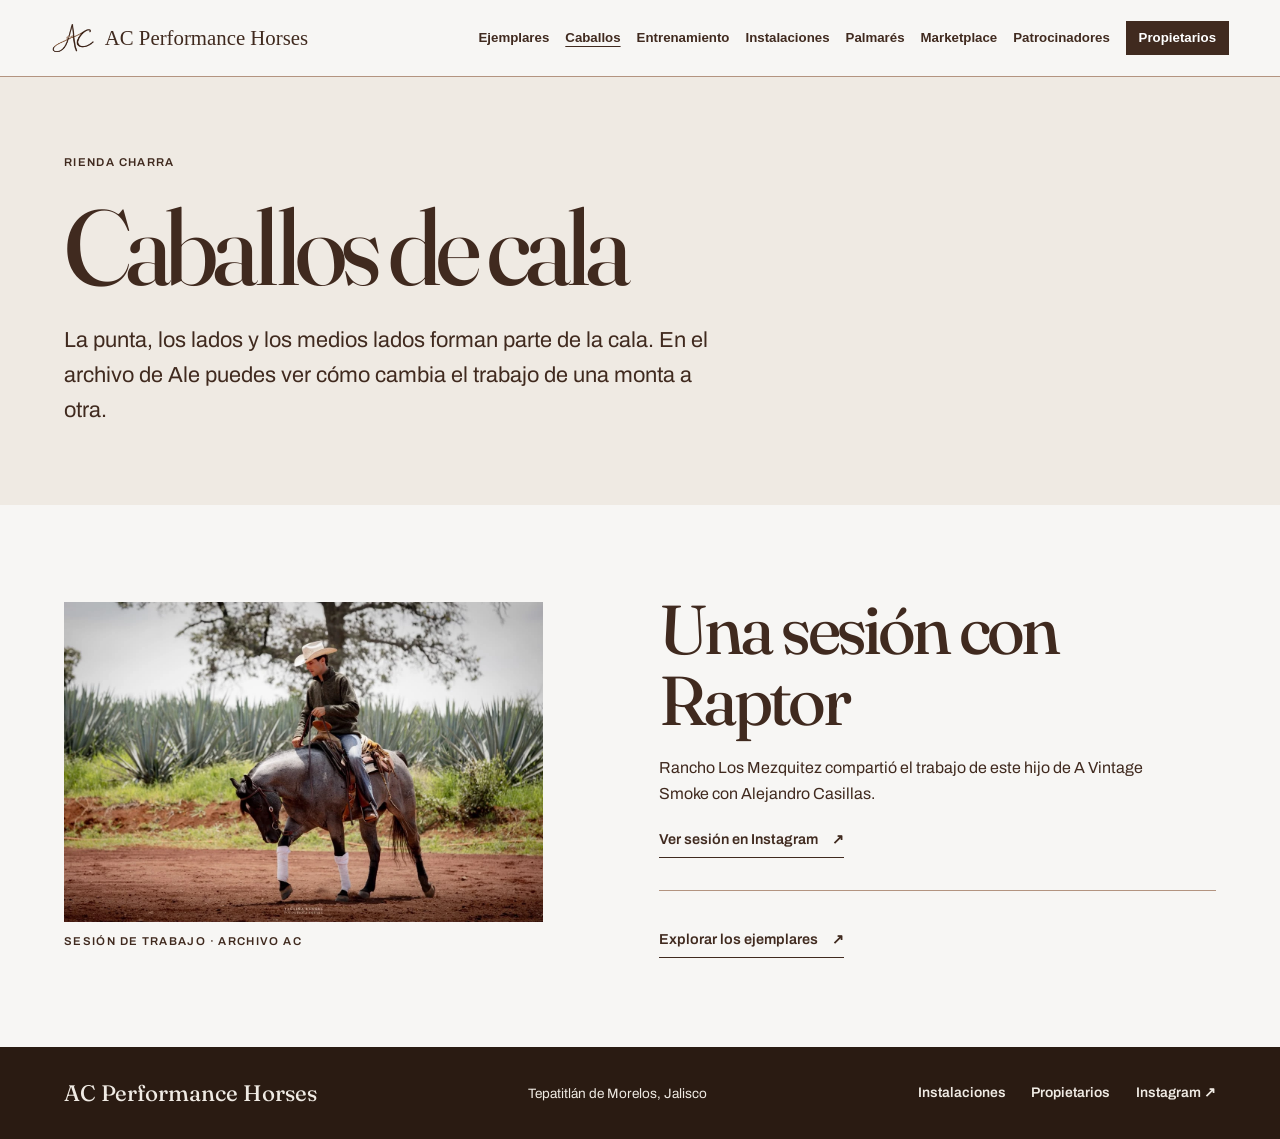
<file: caballos.html>
<!doctype html>
<html lang="es-MX">
  <head>
    <meta charset="utf-8" />
    <meta name="viewport" content="width=device-width, initial-scale=1" />
    <title>Caballos de rienda charra | AC Performance Horses</title>
    <meta
      name="description"
      content="Videos de trabajo y caballos presentados por Alejandro Casillas."
    />
    <meta
      property="og:title"
      content="Caballos de rienda charra | AC Performance Horses"
    />
    <meta
      property="og:description"
      content="Videos de trabajo y caballos presentados por Alejandro Casillas."
    />
    <meta
      property="og:image"
      content="https://acperformancehorses.com.mx/images/hero-since-2017.webp"
    />
    <link
      rel="canonical"
      href="https://acperformancehorses.com.mx/caballos.html"
    />
    <link rel="icon" href="images/favicon.png" />
    <link rel="stylesheet" href="archivo.css?v=1" />
  <link rel="stylesheet" href="modulos.css?v=1">
  </head>
  <body>
    <a class="skip" href="#contenido">Ir al contenido</a>
    <header class="ac-header">
      <a class="ac-brand" href="index.html"><img src="images/ac-monogram.png" width="44" height="44" alt="">AC Performance Horses</a>
      <nav aria-label="Principal">
        <a href="ejemplares.html">Ejemplares</a>
        <a href="caballos.html" aria-current="page">Caballos</a>
        <a href="programas.html">Entrenamiento</a>
        <a href="instalaciones.html">Instalaciones</a>
        <a href="palmares.html">Palmarés</a>
        <a href="marketplace.html">Marketplace</a>
        <a href="patrocinadores.html">Patrocinadores</a>
        <a href="propietarios.html" class="ac-owners">Propietarios</a>
      </nav>
    </header>
    <main id="contenido">
      <section class="intro wrap">
        <p class="kicker">Rienda charra</p>
        <h1>Caballos de cala</h1>
        <p class="lead">
          La punta, los lados y los medios lados forman parte de la cala. En el
          archivo de Ale puedes ver cómo cambia el trabajo de una monta a otra.
        </p>
      </section>
      <section class="portrait wrap">
        <figure>
          <img
            src="images/training-field-calm.webp"
            srcset="
              images/training-field-calm-sm.webp  600w,
              images/training-field-calm.webp    1280w
            "
            sizes="(max-width: 720px) 100vw, 55vw"
            width="1280"
            height="854"
            alt="Caballo bajo la silla en una sesión de trabajo"
            loading="lazy"
          />
          <figcaption>Sesión de trabajo · Archivo AC</figcaption>
        </figure>
        <div>
          <h2>Una sesión con Raptor</h2>
          <p>
            Rancho Los Mezquitez compartió el trabajo de este hijo de A Vintage
            Smoke con Alejandro Casillas.
          </p>
          <a
            class="line"
            href="https://www.instagram.com/rancho_los_mezquitez/reel/Db8q1SnRC4a/"
            >Ver sesión en Instagram <span aria-hidden="true">↗</span></a
          >
          <hr />
          <a class="line" href="ejemplares.html"
            >Explorar los ejemplares <span aria-hidden="true">↗</span></a
          >
        </div>
      </section>
    </main>
    <footer class="foot">
      <b>AC Performance Horses</b><span>Tepatitlán de Morelos, Jalisco</span>
      <nav aria-label="Más información">
        <a href="instalaciones.html">Instalaciones</a
        ><a href="propietarios.html">Propietarios</a
        ><a href="https://www.instagram.com/ale_casillass/">Instagram ↗</a>
      </nav>
    </footer>
  </body>
</html>
</file>
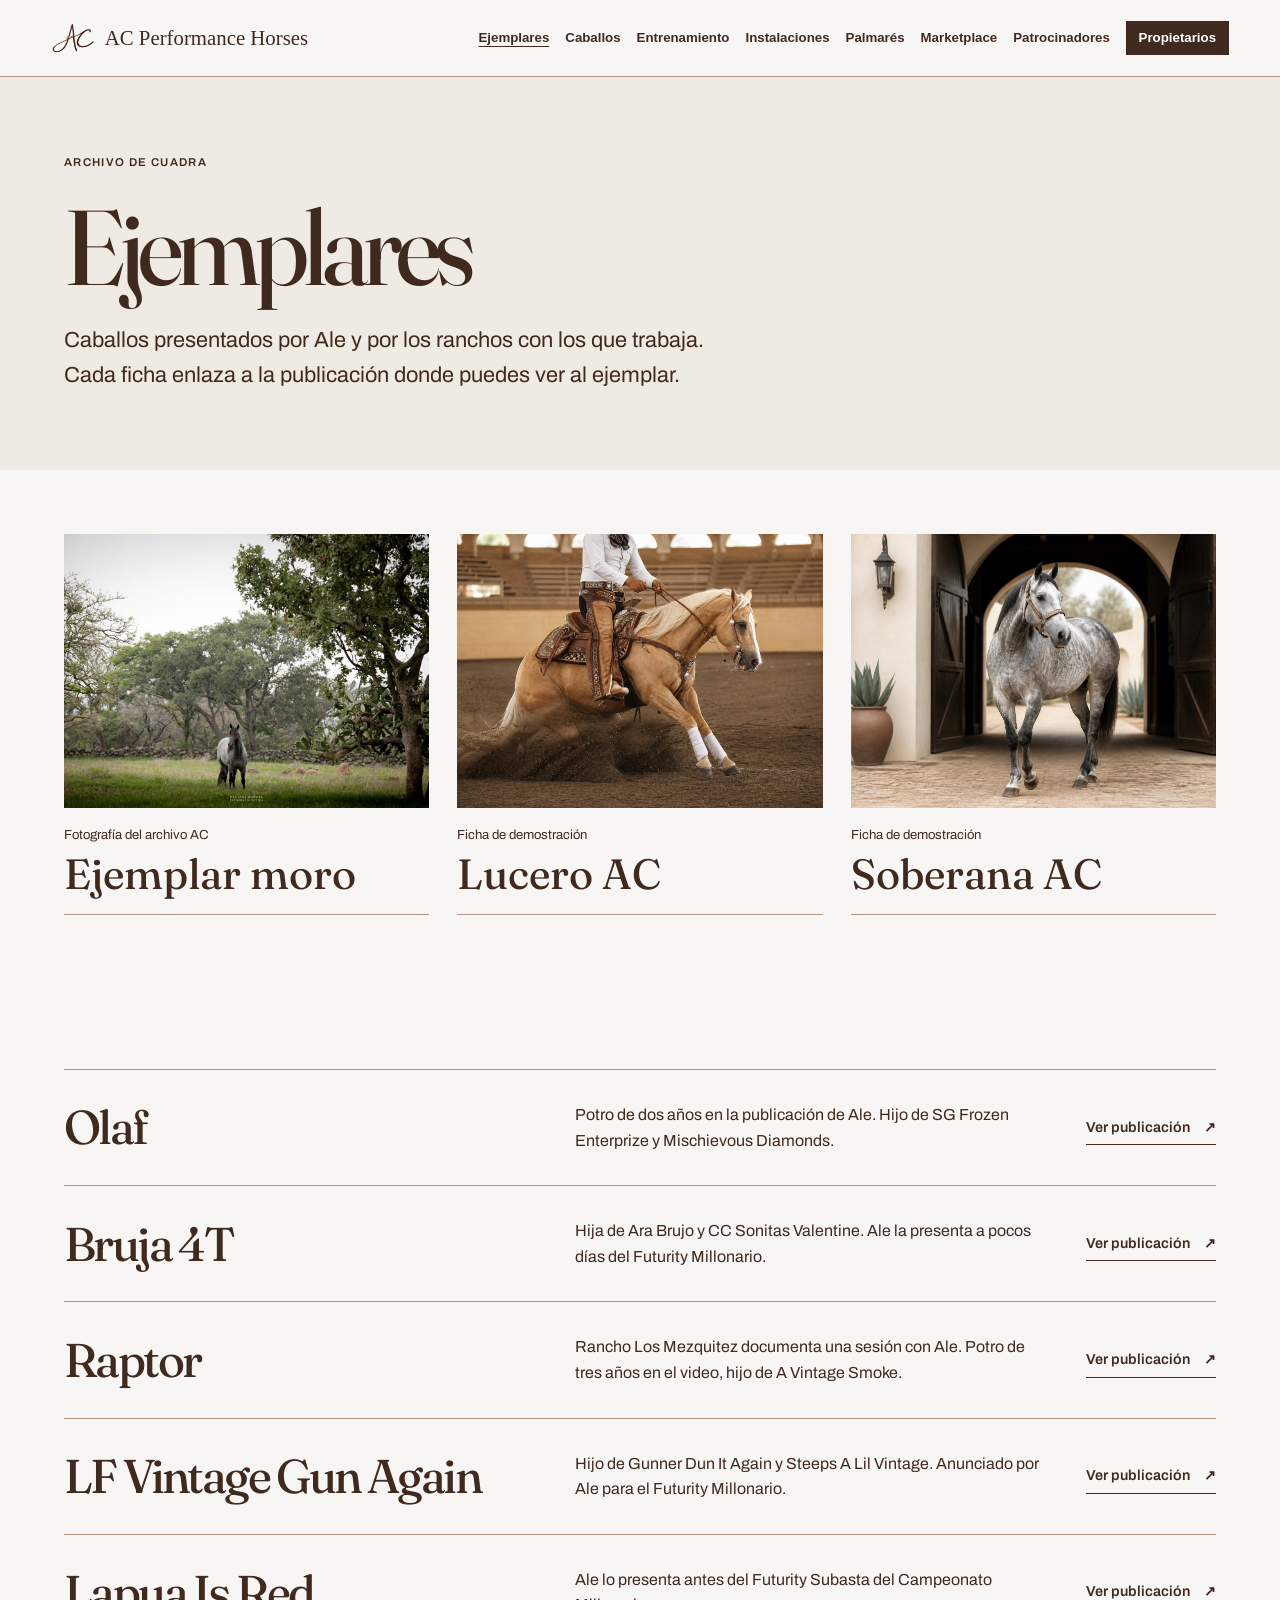
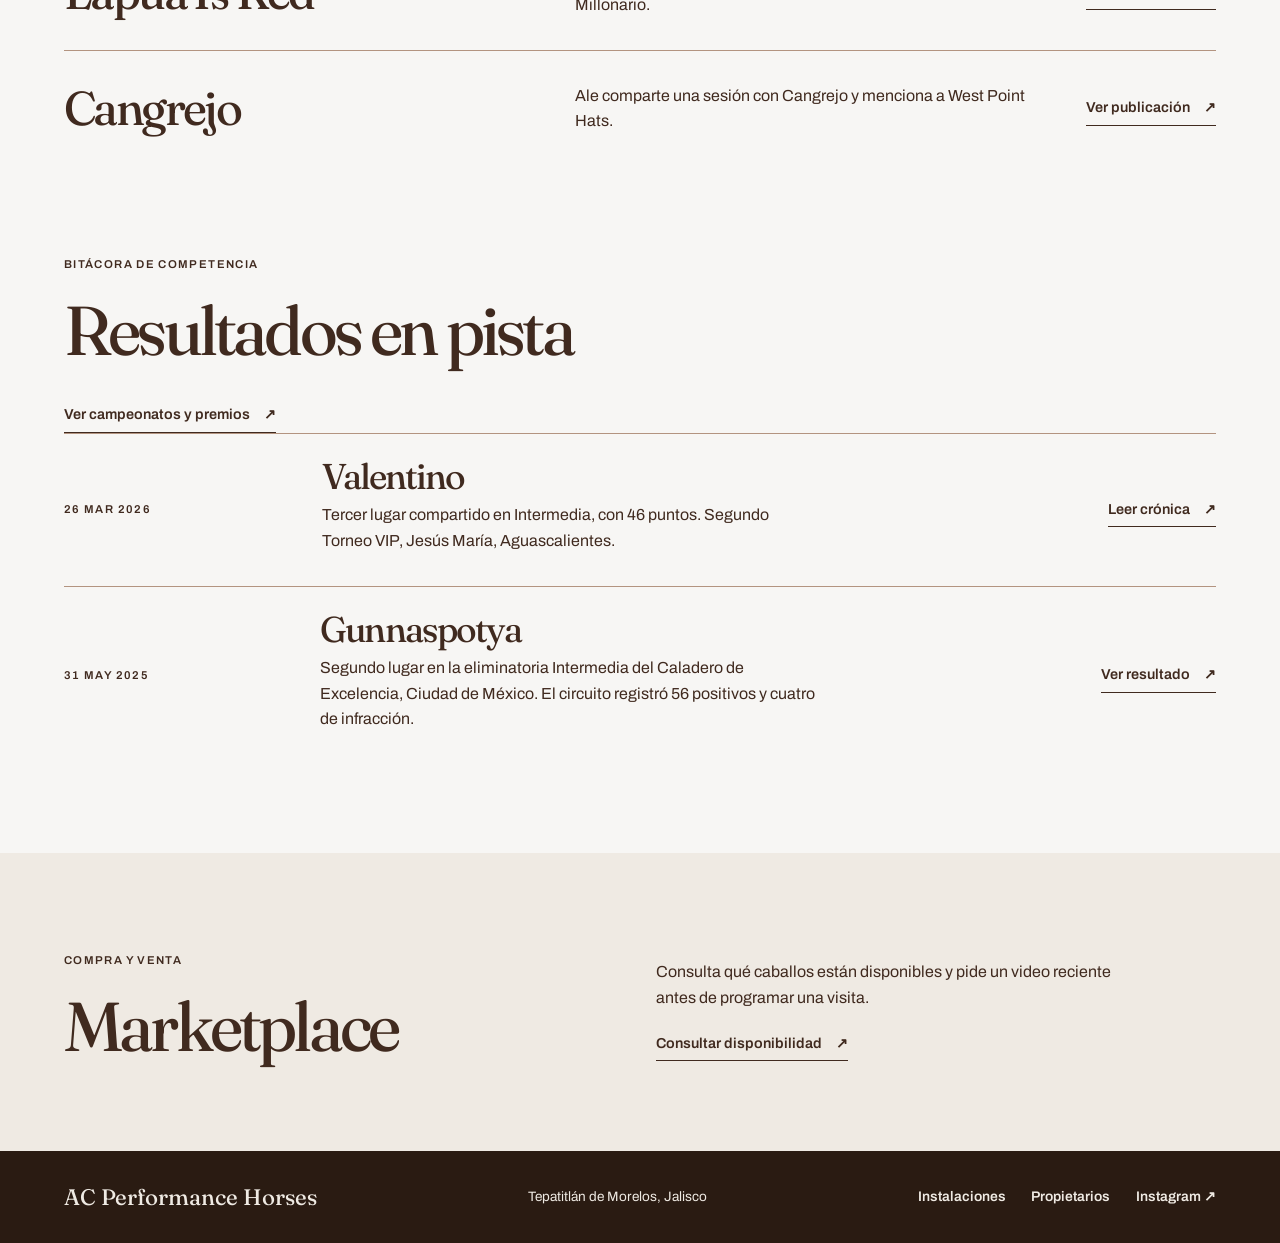
<file: ejemplares.html>
<!doctype html>
<html lang="es-MX">
  <head>
    <meta charset="utf-8" />
    <meta name="viewport" content="width=device-width, initial-scale=1" />
    <title>Archivo de ejemplares | AC Performance Horses</title>
    <meta
      name="description"
      content="Fichas de ejemplares presentados por Alejandro Casillas, con videos de origen, genealogía publicada y resultados de competencia."
    />
    <meta
      property="og:title"
      content="Archivo de ejemplares | AC Performance Horses"
    />
    <meta
      property="og:description"
      content="Fichas de ejemplares presentados por Alejandro Casillas, con videos de origen, genealogía publicada y resultados de competencia."
    />
    <meta
      property="og:image"
      content="https://acperformancehorses.com.mx/images/hero-since-2017.webp"
    />
    <link
      rel="canonical"
      href="https://acperformancehorses.com.mx/ejemplares.html"
    />
    <link rel="icon" href="images/favicon.png" />
    <link rel="stylesheet" href="archivo.css?v=1" />
  <link rel="stylesheet" href="modulos.css?v=1">
  </head>
  <body>
    <a class="skip" href="#contenido">Ir al contenido</a>
    <header class="ac-header">
      <a class="ac-brand" href="index.html"><img src="images/ac-monogram.png" width="44" height="44" alt="">AC Performance Horses</a>
      <nav aria-label="Principal">
        <a href="ejemplares.html" aria-current="page">Ejemplares</a>
        <a href="caballos.html">Caballos</a>
        <a href="programas.html">Entrenamiento</a>
        <a href="instalaciones.html">Instalaciones</a>
        <a href="palmares.html">Palmarés</a>
        <a href="marketplace.html">Marketplace</a>
        <a href="patrocinadores.html">Patrocinadores</a>
        <a href="propietarios.html" class="ac-owners">Propietarios</a>
      </nav>
    </header>
    <main id="contenido">
      <section class="intro wrap">
        <p class="kicker">Archivo de cuadra</p>
        <h1>Ejemplares</h1>
        <p class="lead">
          Caballos presentados por Ale y por los ranchos con los que trabaja.
          Cada ficha enlaza a la publicación donde puedes ver al ejemplar.
        </p>
      </section>
      <section class="wrap module-index horse-index" aria-label="Selección de ejemplares"><a class="module-tile" href="moro.html"><img src="images/ejemplar-moro-real.png" loading="lazy" alt=""><span><small>Fotografía del archivo AC</small><strong>Ejemplar moro</strong></span></a>
<a class="module-tile" href="lucero.html"><img src="images/ejemplar-palomino-demo.png" loading="lazy" alt=""><span><small>Ficha de demostración</small><strong>Lucero AC</strong></span></a>
<a class="module-tile" href="soberana.html"><img src="images/ejemplar-tordillo-demo.png" loading="lazy" alt=""><span><small>Ficha de demostración</small><strong>Soberana AC</strong></span></a></section>
      <section class="wrap catalog" aria-label="Archivo de videos">
        <article class="stud">
          <h2>Olaf</h2>
          <p>
            Potro de dos años en la publicación de Ale. Hijo de SG Frozen
            Enterprize y Mischievous Diamonds.
          </p>
          <a
            class="line"
            href="https://www.instagram.com/ale_casillass/reel/DfqBL3tg9Zd/"
            >Ver publicación <span aria-hidden="true">↗</span></a
          >
        </article>
        <article class="stud">
          <h2>Bruja 4T</h2>
          <p>
            Hija de Ara Brujo y CC Sonitas Valentine. Ale la presenta a pocos
            días del Futurity Millonario.
          </p>
          <a
            class="line"
            href="https://www.instagram.com/ale_casillass/reel/Db9nmLgsLT9/"
            >Ver publicación <span aria-hidden="true">↗</span></a
          >
        </article>
        <article class="stud">
          <h2>Raptor</h2>
          <p>
            Rancho Los Mezquitez documenta una sesión con Ale. Potro de tres
            años en el video, hijo de A Vintage Smoke.
          </p>
          <a
            class="line"
            href="https://www.instagram.com/rancho_los_mezquitez/reel/Db8q1SnRC4a/"
            >Ver publicación <span aria-hidden="true">↗</span></a
          >
        </article>
        <article class="stud">
          <h2>LF Vintage Gun Again</h2>
          <p>
            Hijo de Gunner Dun It Again y Steeps A Lil Vintage. Anunciado por
            Ale para el Futurity Millonario.
          </p>
          <a
            class="line"
            href="https://www.instagram.com/ale_casillass/reel/DbcPaXWMwRD/"
            >Ver publicación <span aria-hidden="true">↗</span></a
          >
        </article>
        <article class="stud">
          <h2>Lapua Is Red</h2>
          <p>
            Ale lo presenta antes del Futurity Subasta del Campeonato
            Millonario.
          </p>
          <a
            class="line"
            href="https://www.instagram.com/ale_casillass/reel/DbmgGSCMIuf/"
            >Ver publicación <span aria-hidden="true">↗</span></a
          >
        </article>
        <article class="stud">
          <h2>Cangrejo</h2>
          <p>
            Ale comparte una sesión con Cangrejo y menciona a West Point Hats.
          </p>
          <a
            class="line"
            href="https://www.instagram.com/ale_casillass/reel/Ddk3H5OgVHc/"
            >Ver publicación <span aria-hidden="true">↗</span></a
          >
        </article>
      </section>
      <section class="paper wrap" id="palmares">
        <p class="kicker">Bitácora de competencia</p>
        <h2>Resultados en pista</h2><a class="line" href="palmares.html">Ver campeonatos y premios <span aria-hidden="true">↗</span></a>
        <article class="row">
          <time datetime="2026-03-26">26 mar 2026</time>
          <div>
            <h3>Valentino</h3>
            <p>
              Tercer lugar compartido en Intermedia, con 46 puntos. Segundo
              Torneo VIP, Jesús María, Aguascalientes.
            </p>
          </div>
          <a
            class="line"
            href="https://vozcharra.com/2026/03/26/emocionante-arranque-del-segundo-torneo-vip-2026-en-aguascalientes/"
            >Leer crónica <span aria-hidden="true">↗</span></a
          >
        </article>
        <article class="row">
          <time datetime="2025-05-31">31 may 2025</time>
          <div>
            <h3>Gunnaspotya</h3>
            <p>
              Segundo lugar en la eliminatoria Intermedia del Caladero de
              Excelencia, Ciudad de México. El circuito registró 56 positivos y
              cuatro de infracción.
            </p>
          </div>
          <a
            class="line"
            href="https://excelenciacharra.com/fernando-sandoval-se-adelanto-en-el-caladero-de-excelencia/"
            >Ver resultado <span aria-hidden="true">↗</span></a
          >
        </article>
      </section>
      <section id="disponibilidad" class="band">
        <div class="wrap bandin">
          <div>
            <p class="kicker">Compra y venta</p>
            <h2>Marketplace</h2>
          </div>
          <div>
            <p>
              Consulta qué caballos están disponibles y pide un video reciente
              antes de programar una visita.
            </p>
            <a class="line" href="marketplace.html"
              >Consultar disponibilidad <span aria-hidden="true">↗</span></a
            >
          </div>
        </div>
      </section>
    </main>
    <footer class="foot">
      <b>AC Performance Horses</b><span>Tepatitlán de Morelos, Jalisco</span>
      <nav aria-label="Más información">
        <a href="instalaciones.html">Instalaciones</a
        ><a href="propietarios.html">Propietarios</a
        ><a href="https://www.instagram.com/ale_casillass/">Instagram ↗</a>
      </nav>
    </footer>
  </body>
</html>
</file>
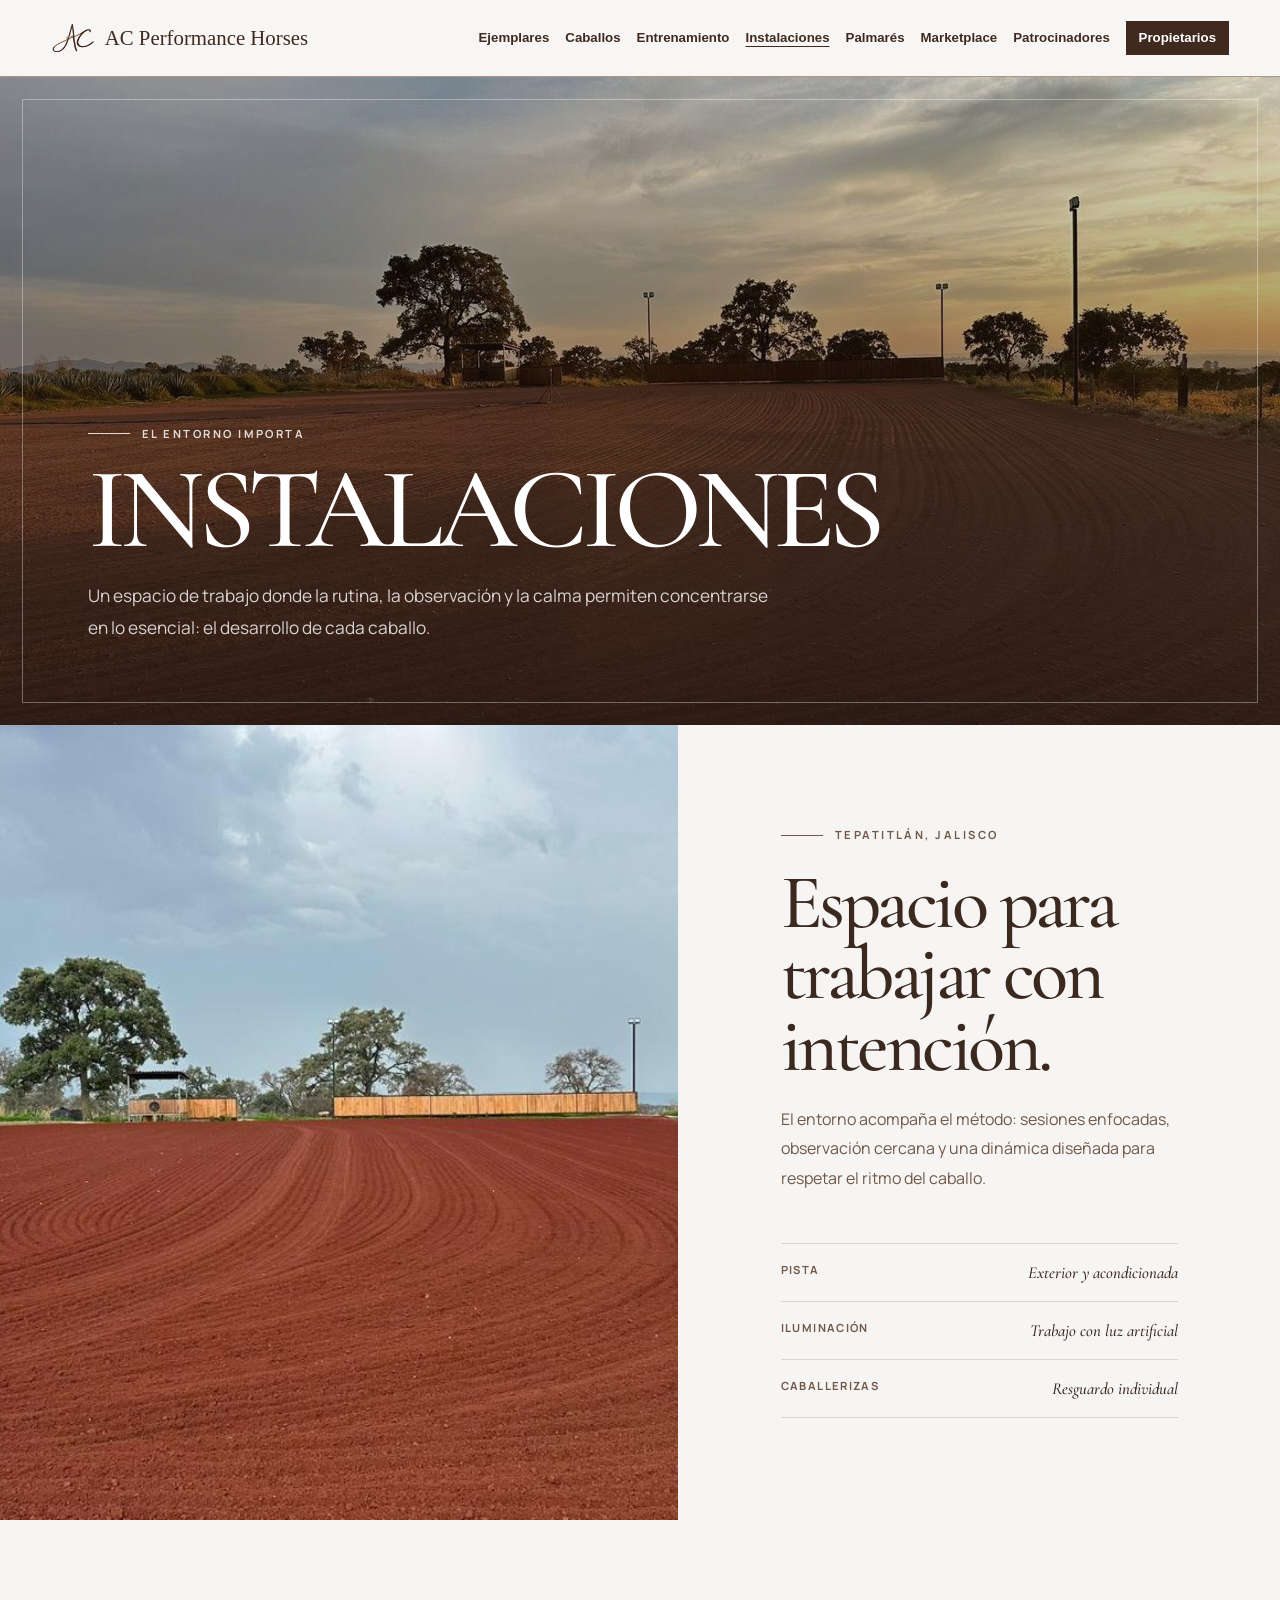
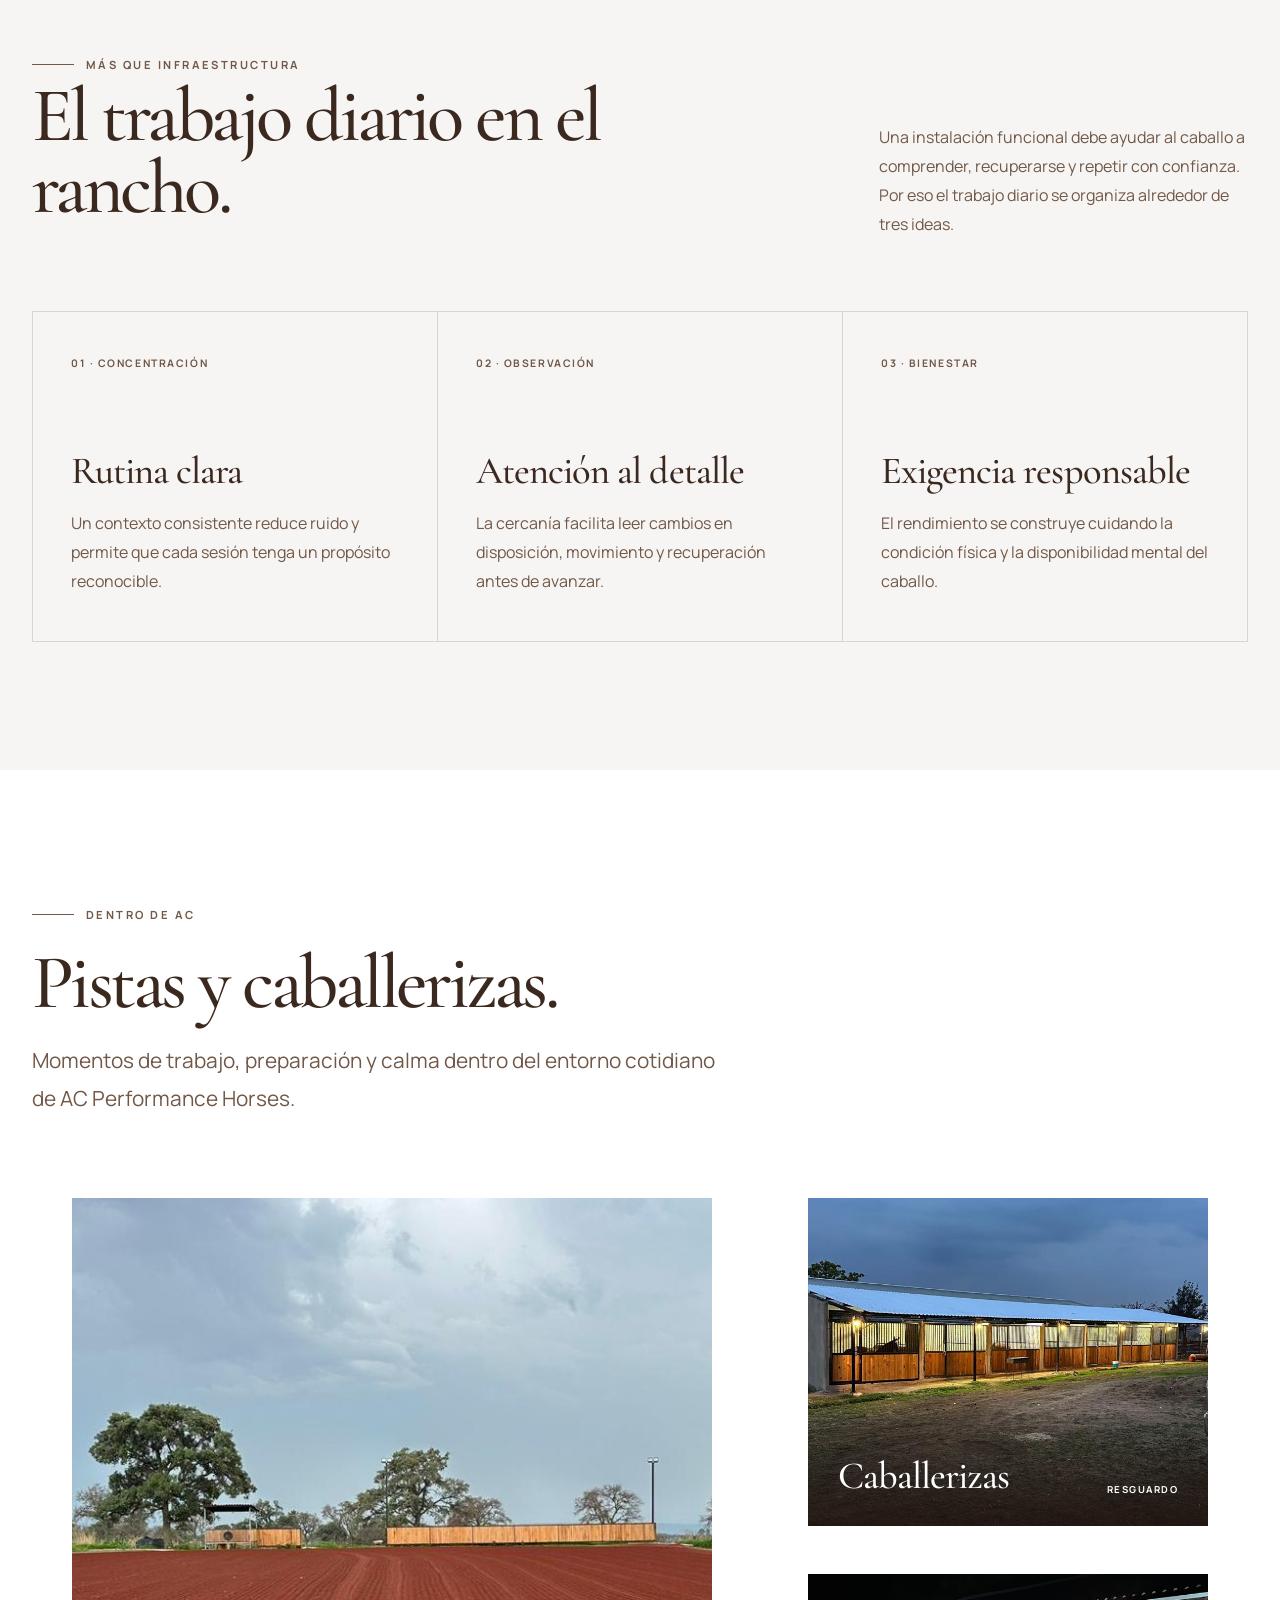
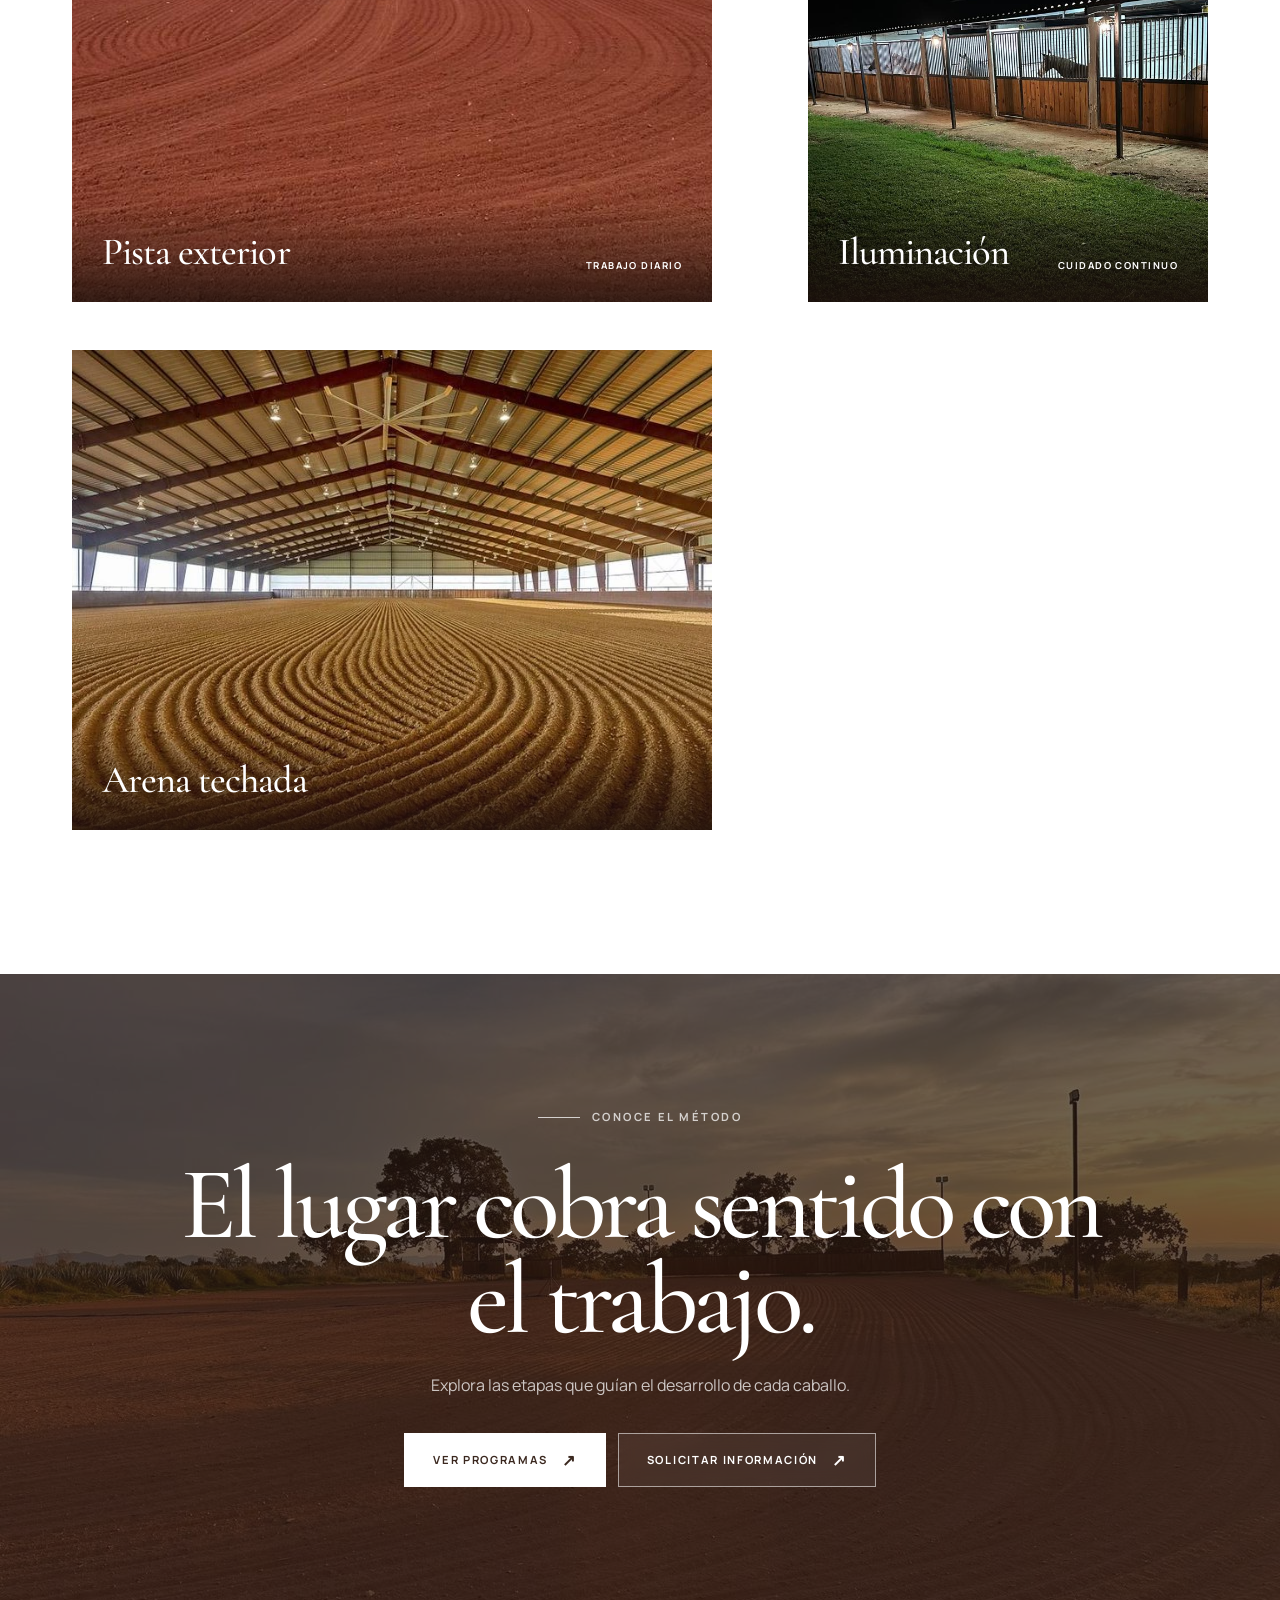
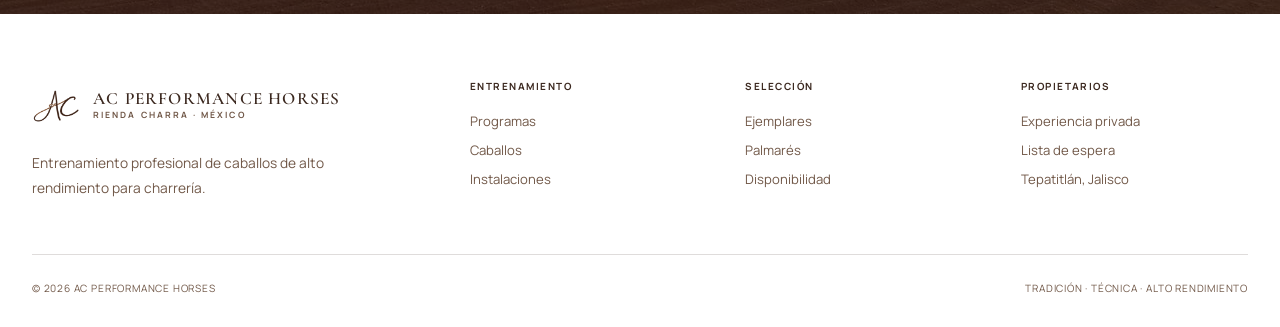
<file: instalaciones.html>
<!DOCTYPE html>
<html lang="es-MX">
<head>
    <meta charset="UTF-8">
    <meta name="viewport" content="width=device-width, initial-scale=1.0">
    <meta name="description" content="Conoce el entorno de trabajo de AC Performance Horses en Tepatitlán, Jalisco.">
    <meta name="theme-color" content="#F6F5F3">
    <meta property="og:title" content="Instalaciones | AC Performance Horses">
    <meta property="og:description" content="Un entorno pensado para la concentración, el trabajo consistente y el bienestar del caballo.">
    <meta property="og:image" content="https://acperformancehorses.com.mx/images/instalaciones-pista-atardecer.jpg">
    <meta property="og:type" content="website">
    <meta property="og:locale" content="es_MX">
    <link rel="canonical" href="https://acperformancehorses.com.mx/instalaciones.html">
    <link rel="icon" type="image/png" href="images/favicon.png">
    <link rel="preconnect" href="https://fonts.googleapis.com">
    <link rel="preconnect" href="https://fonts.gstatic.com" crossorigin>
    <link href="https://fonts.googleapis.com/css2?family=Cormorant+Garamond:ital,wght@0,400;0,500;0,600;1,400&amp;family=Manrope:wght@400;500;600;700&amp;display=swap" rel="stylesheet">
    <link rel="stylesheet" href="styles.css?v=5">
    <title>Instalaciones | AC Performance Horses</title>
<link rel="stylesheet" href="modulos.css?v=1">
  </head>
<body>
    <a class="skip-link" href="#contenido">Saltar al contenido</a>
    <header class="ac-header">
      <a class="ac-brand" href="index.html"><img src="images/ac-monogram.png" width="44" height="44" alt="">AC Performance Horses</a>
      <nav aria-label="Principal">
        <a href="ejemplares.html">Ejemplares</a>
        <a href="caballos.html">Caballos</a>
        <a href="programas.html">Entrenamiento</a>
        <a href="instalaciones.html" aria-current="page">Instalaciones</a>
        <a href="palmares.html">Palmarés</a>
        <a href="marketplace.html">Marketplace</a>
        <a href="patrocinadores.html">Patrocinadores</a>
        <a href="propietarios.html" class="ac-owners">Propietarios</a>
      </nav>
    </header>

    <main id="contenido">
        <section class="page-hero" aria-labelledby="hero-title">
            <img class="hero-media" src="images/instalaciones-pista-atardecer.jpg" alt="Pista exterior de AC Performance Horses al atardecer" fetchpriority="high">
            <div class="hero-shade"></div>
            <div class="page-hero-content"><p class="eyebrow">El entorno importa</p><h1 id="hero-title">Instalaciones</h1><p>Un espacio de trabajo donde la rutina, la observación y la calma permiten concentrarse en lo esencial: el desarrollo de cada caballo.</p></div>
        </section>

        <section class="split-feature section--flush" aria-labelledby="entorno-title">
            <div class="split-visual reveal"><img src="images/instalaciones-pista-dia.jpg" alt="Pista exterior acondicionada para el trabajo diario" loading="lazy"></div>
            <div class="split-content reveal">
                <p class="eyebrow">Tepatitlán, Jalisco</p>
                <h2 id="entorno-title">Espacio para trabajar con intención.</h2>
                <p>El entorno acompaña el método: sesiones enfocadas, observación cercana y una dinámica diseñada para respetar el ritmo del caballo.</p>
                <ul class="feature-list">
                    <li>Pista <span>Exterior y acondicionada</span></li>
                    <li>Iluminación <span>Trabajo con luz artificial</span></li>
                    <li>Caballerizas <span>Resguardo individual</span></li>
                </ul>
            </div>
        </section>

        <section class="section section--ivory" aria-labelledby="principios-title">
            <div class="container">
                <div class="section-heading section-heading--split reveal"><div><p class="eyebrow">Más que infraestructura</p><h2 id="principios-title">El trabajo diario en el rancho.</h2></div><p>Una instalación funcional debe ayudar al caballo a comprender, recuperarse y repetir con confianza. Por eso el trabajo diario se organiza alrededor de tres ideas.</p></div>
                <div class="principles-grid reveal">
                    <article class="principle"><small>01 · Concentración</small><h3>Rutina clara</h3><p>Un contexto consistente reduce ruido y permite que cada sesión tenga un propósito reconocible.</p></article>
                    <article class="principle"><small>02 · Observación</small><h3>Atención al detalle</h3><p>La cercanía facilita leer cambios en disposición, movimiento y recuperación antes de avanzar.</p></article>
                    <article class="principle"><small>03 · Bienestar</small><h3>Exigencia responsable</h3><p>El rendimiento se construye cuidando la condición física y la disponibilidad mental del caballo.</p></article>
                </div>
            </div>
        </section>

        <section class="section" aria-labelledby="galeria-title">
            <div class="container">
                <div class="section-heading reveal"><p class="eyebrow">Dentro de AC</p><h2 id="galeria-title">Pistas y caballerizas.</h2><p class="lead">Momentos de trabajo, preparación y calma dentro del entorno cotidiano de AC Performance Horses.</p></div>
                <div class="gallery-grid reveal">
                    <figure class="gallery-item"><img src="images/instalaciones-pista-dia.jpg" alt="Vista completa de la pista exterior" loading="lazy"><figcaption class="gallery-caption"><h3>Pista exterior</h3><span>Trabajo diario</span></figcaption></figure>
                    <figure class="gallery-item"><img src="images/instalaciones-caballerizas-exterior.png" alt="Vista exterior de las caballerizas al anochecer" loading="lazy"><figcaption class="gallery-caption"><h3>Caballerizas</h3><span>Resguardo</span></figcaption></figure>
                    <figure class="gallery-item"><img src="images/instalaciones-caballerizas-noche.png" alt="Caballerizas iluminadas durante la noche" loading="lazy"><figcaption class="gallery-caption"><h3>Iluminación</h3><span>Cuidado continuo</span></figcaption></figure>
                <figure class="gallery-item"><img src="images/arena1.webp" alt="Vista interior de la arena techada" loading="lazy"><figcaption class="gallery-caption"><h3>Arena techada</h3></figcaption></figure></div>
            </div>
        </section>

        <section class="closing" aria-labelledby="cierre-title">
            <img class="closing-media" src="images/instalaciones-pista-atardecer.jpg" alt="Pista de trabajo de AC Performance Horses al caer la tarde" loading="lazy">
            <div class="closing-content reveal"><p class="eyebrow eyebrow--light eyebrow--center">Conoce el método</p><h2 id="cierre-title">El lugar cobra sentido con el trabajo.</h2><p>Explora las etapas que guían el desarrollo de cada caballo.</p><div class="actions"><a class="button button--light" href="programas.html">Ver programas</a><a class="button button--ghost" href="propietarios.html#lista-espera">Solicitar información</a></div></div>
        </section>
    </main>

    <footer class="site-footer"><div class="container"><div class="footer-top">
        <div class="footer-brand"><a class="brand" href="index.html"><img class="brand-mark" src="images/ac-monogram.png" alt="" width="48" height="48"><span class="brand-copy"><span class="brand-name">AC PERFORMANCE HORSES</span><span class="brand-discipline">Rienda charra · México</span></span></a><p>Entrenamiento profesional de caballos de alto rendimiento para charrería.</p></div>
        <div class="footer-column"><h3>Entrenamiento</h3><a href="programas.html">Programas</a><a href="caballos.html">Caballos</a><a href="instalaciones.html">Instalaciones</a></div>
        <div class="footer-column"><h3>Selección</h3><a href="ejemplares.html">Ejemplares</a><a href="ejemplares.html#palmares">Palmarés</a><a href="ejemplares.html#disponibilidad">Disponibilidad</a></div>
        <div class="footer-column"><h3>Propietarios</h3><a href="propietarios.html">Experiencia privada</a><a href="propietarios.html#lista-espera">Lista de espera</a><span>Tepatitlán, Jalisco</span></div>
    </div><div class="footer-bottom"><span>© <span data-year></span> AC Performance Horses</span><span>Tradición · Técnica · Alto rendimiento</span></div></div></footer>
    <script src="site.js?v=3"></script>
</body>
</html>
</file>
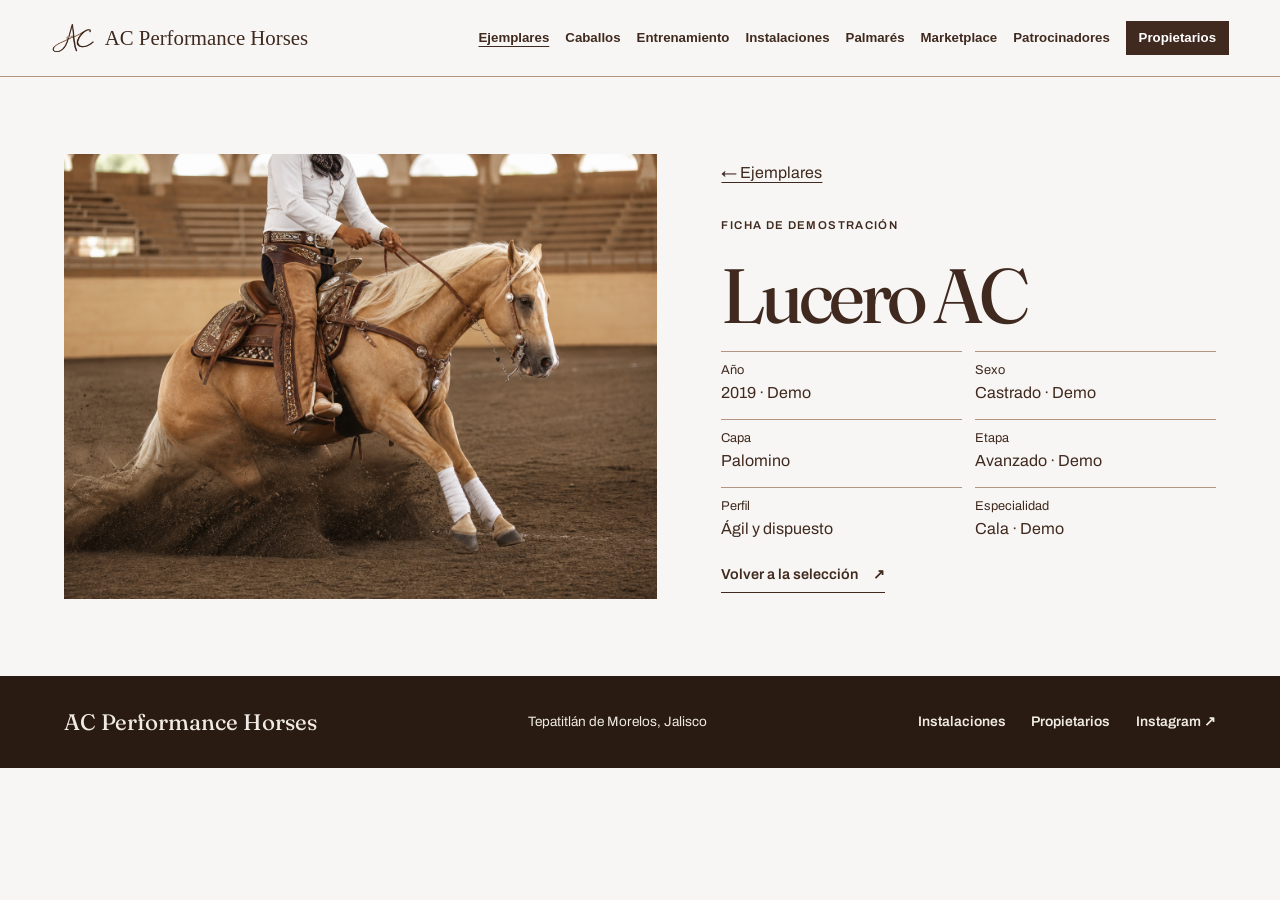
<file: lucero.html>
<!doctype html>
<html lang="es-MX">
  <head>
    <meta charset="utf-8" />
    <meta name="viewport" content="width=device-width, initial-scale=1" />
    <title>Lucero AC | AC Performance Horses</title>
    <meta
      name="description"
      content="Ficha demostrativa del archivo visual de AC."
    />
    <meta
      property="og:title"
      content="Lucero AC | AC Performance Horses"
    />
    <meta
      property="og:description"
      content="Ficha demostrativa del archivo visual de AC."
    />
    <meta
      property="og:image"
      content="https://acperformancehorses.com.mx/images/hero-since-2017.webp"
    />
    <link rel="canonical" href="https://acperformancehorses.com.mx/lucero.html" />
    <link rel="icon" href="images/favicon.png" />
    <link rel="stylesheet" href="archivo.css?v=1" />
  <link rel="stylesheet" href="modulos.css?v=1">
  </head>
  <body>
    <a class="skip" href="#contenido">Ir al contenido</a>
    <header class="ac-header">
      <a class="ac-brand" href="index.html"><img src="images/ac-monogram.png" width="44" height="44" alt="">AC Performance Horses</a>
      <nav aria-label="Principal">
        <a href="ejemplares.html" aria-current="page">Ejemplares</a>
        <a href="caballos.html">Caballos</a>
        <a href="programas.html">Entrenamiento</a>
        <a href="instalaciones.html">Instalaciones</a>
        <a href="palmares.html">Palmarés</a>
        <a href="marketplace.html">Marketplace</a>
        <a href="patrocinadores.html">Patrocinadores</a>
        <a href="propietarios.html" class="ac-owners">Propietarios</a>
      </nav>
    </header>
    <main id="contenido"><section class="wrap horse-detail"><figure><img src="images/ejemplar-palomino-demo.png" alt="Ilustración de la ficha demostrativa de Lucero AC"></figure><div><a href="ejemplares.html">← Ejemplares</a><p class="kicker">Ficha de demostración</p><h1>Lucero AC</h1><dl>
                                <div><dt>Año</dt><dd>2019 · Demo</dd></div><div><dt>Sexo</dt><dd>Castrado · Demo</dd></div>
                                <div><dt>Capa</dt><dd>Palomino</dd></div><div><dt>Etapa</dt><dd>Avanzado · Demo</dd></div>
                                <div><dt>Perfil</dt><dd>Ágil y dispuesto</dd></div><div><dt>Especialidad</dt><dd>Cala · Demo</dd></div></dl><a class="line" href="ejemplares.html">Volver a la selección <span aria-hidden="true">↗</span></a></div></section></main>
    <footer class="foot">
      <b>AC Performance Horses</b><span>Tepatitlán de Morelos, Jalisco</span>
      <nav aria-label="Más información">
        <a href="instalaciones.html">Instalaciones</a
        ><a href="propietarios.html">Propietarios</a
        ><a href="https://www.instagram.com/ale_casillass/">Instagram ↗</a>
      </nav>
    </footer>
  </body>
</html>
</file>
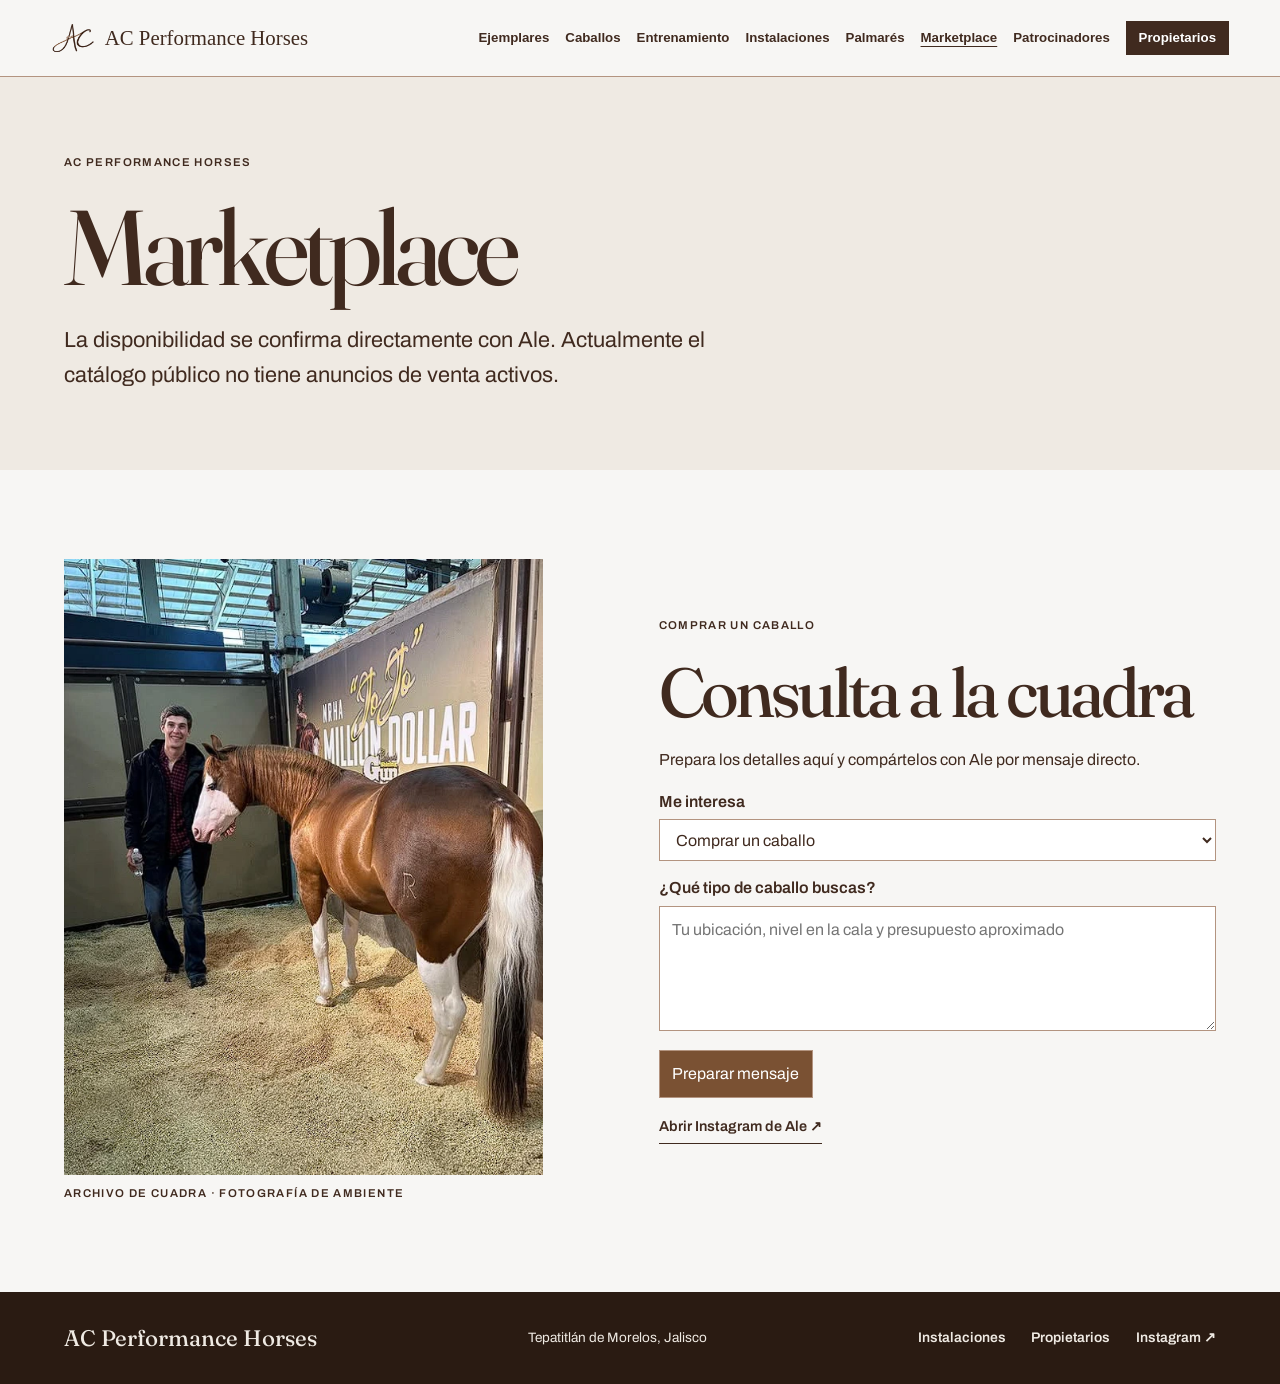
<file: marketplace.html>
<!doctype html>
<html lang="es-MX">
  <head>
    <meta charset="utf-8" />
    <meta name="viewport" content="width=device-width, initial-scale=1" />
    <title>Marketplace de caballos | AC Performance Horses</title>
    <meta
      name="description"
      content="Consulta disponibilidad de caballos de rienda charra con Alejandro Casillas."
    />
    <meta
      property="og:title"
      content="Marketplace de caballos | AC Performance Horses"
    />
    <meta
      property="og:description"
      content="Consulta disponibilidad de caballos de rienda charra con Alejandro Casillas."
    />
    <meta
      property="og:image"
      content="https://acperformancehorses.com.mx/images/hero-since-2017.webp"
    />
    <link
      rel="canonical"
      href="https://acperformancehorses.com.mx/marketplace.html"
    />
    <link rel="icon" href="images/favicon.png" />
    <link rel="stylesheet" href="archivo.css?v=1" />
  <link rel="stylesheet" href="modulos.css?v=1">
  </head>
  <body>
    <a class="skip" href="#contenido">Ir al contenido</a>
    <header class="ac-header">
      <a class="ac-brand" href="index.html"><img src="images/ac-monogram.png" width="44" height="44" alt="">AC Performance Horses</a>
      <nav aria-label="Principal">
        <a href="ejemplares.html">Ejemplares</a>
        <a href="caballos.html">Caballos</a>
        <a href="programas.html">Entrenamiento</a>
        <a href="instalaciones.html">Instalaciones</a>
        <a href="palmares.html">Palmarés</a>
        <a href="marketplace.html" aria-current="page">Marketplace</a>
        <a href="patrocinadores.html">Patrocinadores</a>
        <a href="propietarios.html" class="ac-owners">Propietarios</a>
      </nav>
    </header>
    <main id="contenido">
      <section class="intro wrap">
        <p class="kicker">AC Performance Horses</p>
        <h1>Marketplace</h1>
        <p class="lead">
          La disponibilidad se confirma directamente con Ale. Actualmente el
          catálogo público no tiene anuncios de venta activos.
        </p>
      </section>
      <section class="portrait wrap market">
        <figure>
          <img
            src="images/acph_2.webp"
            srcset="images/acph_2-sm.webp 545w, images/acph_2.webp 602w"
            sizes="(max-width: 720px) 100vw, 55vw"
            width="602"
            height="773"
            alt="Caballo pinto con su manejador en una caballeriza"
            loading="lazy"
          />
          <figcaption>Archivo de cuadra · Fotografía de ambiente</figcaption>
        </figure>
        <div>
          <p class="kicker">Comprar un caballo</p>
          <h2>Consulta a la cuadra</h2>
          <p>
            Prepara los detalles aquí y compártelos con Ale por mensaje directo.
          </p>
          <form id="consulta">
            <label for="operacion">Me interesa</label>
            <select id="operacion">
              <option value="comprar">Comprar un caballo</option>
              <option value="ofrecer">Ofrecer un caballo</option>
            </select>
            <label for="detalle" id="pregunta"
              >¿Qué tipo de caballo buscas?</label
            ><textarea
              id="detalle"
              maxlength="2000"
              rows="4"
              required
              placeholder="Tu ubicación, nivel en la cala y presupuesto aproximado"
            ></textarea>
            <button type="submit">Preparar mensaje</button>
          </form>
          <div id="borrador" hidden>
            <label for="mensaje">Tu mensaje para Alejandro</label
            ><textarea id="mensaje" readonly rows="4"></textarea>
            <button id="copiar" type="button">Copiar mensaje</button>
            <p role="status" id="estado"></p>
          </div>
          <a class="line" href="https://www.instagram.com/ale_casillass/"
            >Abrir Instagram de Ale ↗</a
          >
        </div>
      </section>
      <script src="consulta.js" defer></script>
    </main>
    <footer class="foot">
      <b>AC Performance Horses</b><span>Tepatitlán de Morelos, Jalisco</span>
      <nav aria-label="Más información">
        <a href="instalaciones.html">Instalaciones</a
        ><a href="propietarios.html">Propietarios</a
        ><a href="https://www.instagram.com/ale_casillass/">Instagram ↗</a>
      </nav>
    </footer>
  </body>
</html>
</file>
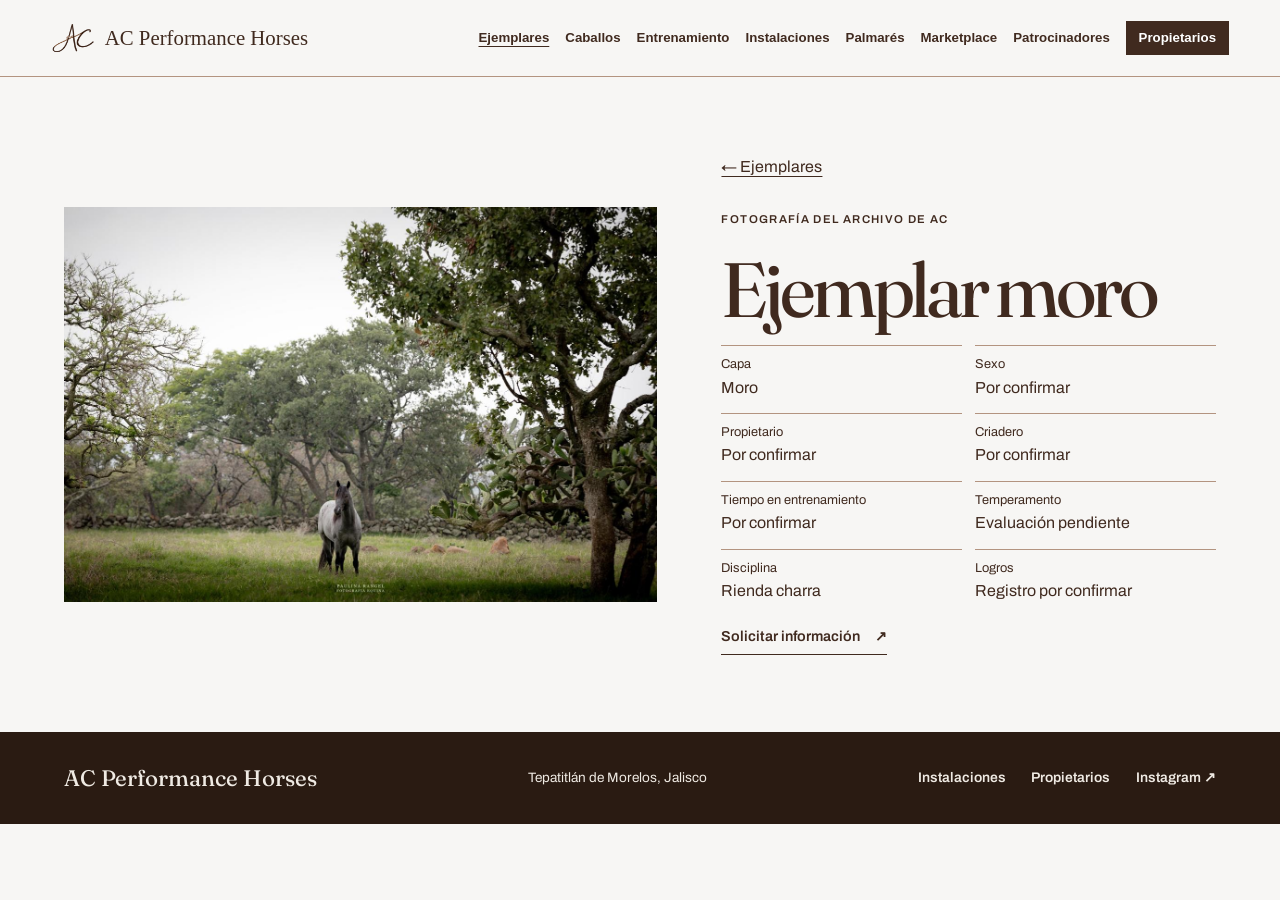
<file: moro.html>
<!doctype html>
<html lang="es-MX">
  <head>
    <meta charset="utf-8" />
    <meta name="viewport" content="width=device-width, initial-scale=1" />
    <title>Ejemplar moro | AC Performance Horses</title>
    <meta
      name="description"
      content="Fotografía y ficha del ejemplar moro de AC Performance Horses."
    />
    <meta
      property="og:title"
      content="Ejemplar moro | AC Performance Horses"
    />
    <meta
      property="og:description"
      content="Fotografía y ficha del ejemplar moro de AC Performance Horses."
    />
    <meta
      property="og:image"
      content="https://acperformancehorses.com.mx/images/hero-since-2017.webp"
    />
    <link rel="canonical" href="https://acperformancehorses.com.mx/moro.html" />
    <link rel="icon" href="images/favicon.png" />
    <link rel="stylesheet" href="archivo.css?v=1" />
  <link rel="stylesheet" href="modulos.css?v=1">
  </head>
  <body>
    <a class="skip" href="#contenido">Ir al contenido</a>
    <header class="ac-header">
      <a class="ac-brand" href="index.html"><img src="images/ac-monogram.png" width="44" height="44" alt="">AC Performance Horses</a>
      <nav aria-label="Principal">
        <a href="ejemplares.html" aria-current="page">Ejemplares</a>
        <a href="caballos.html">Caballos</a>
        <a href="programas.html">Entrenamiento</a>
        <a href="instalaciones.html">Instalaciones</a>
        <a href="palmares.html">Palmarés</a>
        <a href="marketplace.html">Marketplace</a>
        <a href="patrocinadores.html">Patrocinadores</a>
        <a href="propietarios.html" class="ac-owners">Propietarios</a>
      </nav>
    </header>
    <main id="contenido"><section class="wrap horse-detail"><figure><img src="images/ejemplar-moro-real.png" alt="Moro en un potrero arbolado"></figure><div><a href="ejemplares.html">← Ejemplares</a><p class="kicker">Fotografía del archivo de AC</p><h1>Ejemplar moro</h1><dl>
                                <div><dt>Capa</dt><dd>Moro</dd></div><div><dt>Sexo</dt><dd>Por confirmar</dd></div>
                                <div><dt>Propietario</dt><dd>Por confirmar</dd></div><div><dt>Criadero</dt><dd>Por confirmar</dd></div>
                                <div><dt>Tiempo en entrenamiento</dt><dd>Por confirmar</dd></div><div><dt>Temperamento</dt><dd>Evaluación pendiente</dd></div>
                                <div><dt>Disciplina</dt><dd>Rienda charra</dd></div><div><dt>Logros</dt><dd>Registro por confirmar</dd></div></dl><a class="line" href="propietarios.html#lista-espera">Solicitar información <span aria-hidden="true">↗</span></a></div></section></main>
    <footer class="foot">
      <b>AC Performance Horses</b><span>Tepatitlán de Morelos, Jalisco</span>
      <nav aria-label="Más información">
        <a href="instalaciones.html">Instalaciones</a
        ><a href="propietarios.html">Propietarios</a
        ><a href="https://www.instagram.com/ale_casillass/">Instagram ↗</a>
      </nav>
    </footer>
  </body>
</html>
</file>
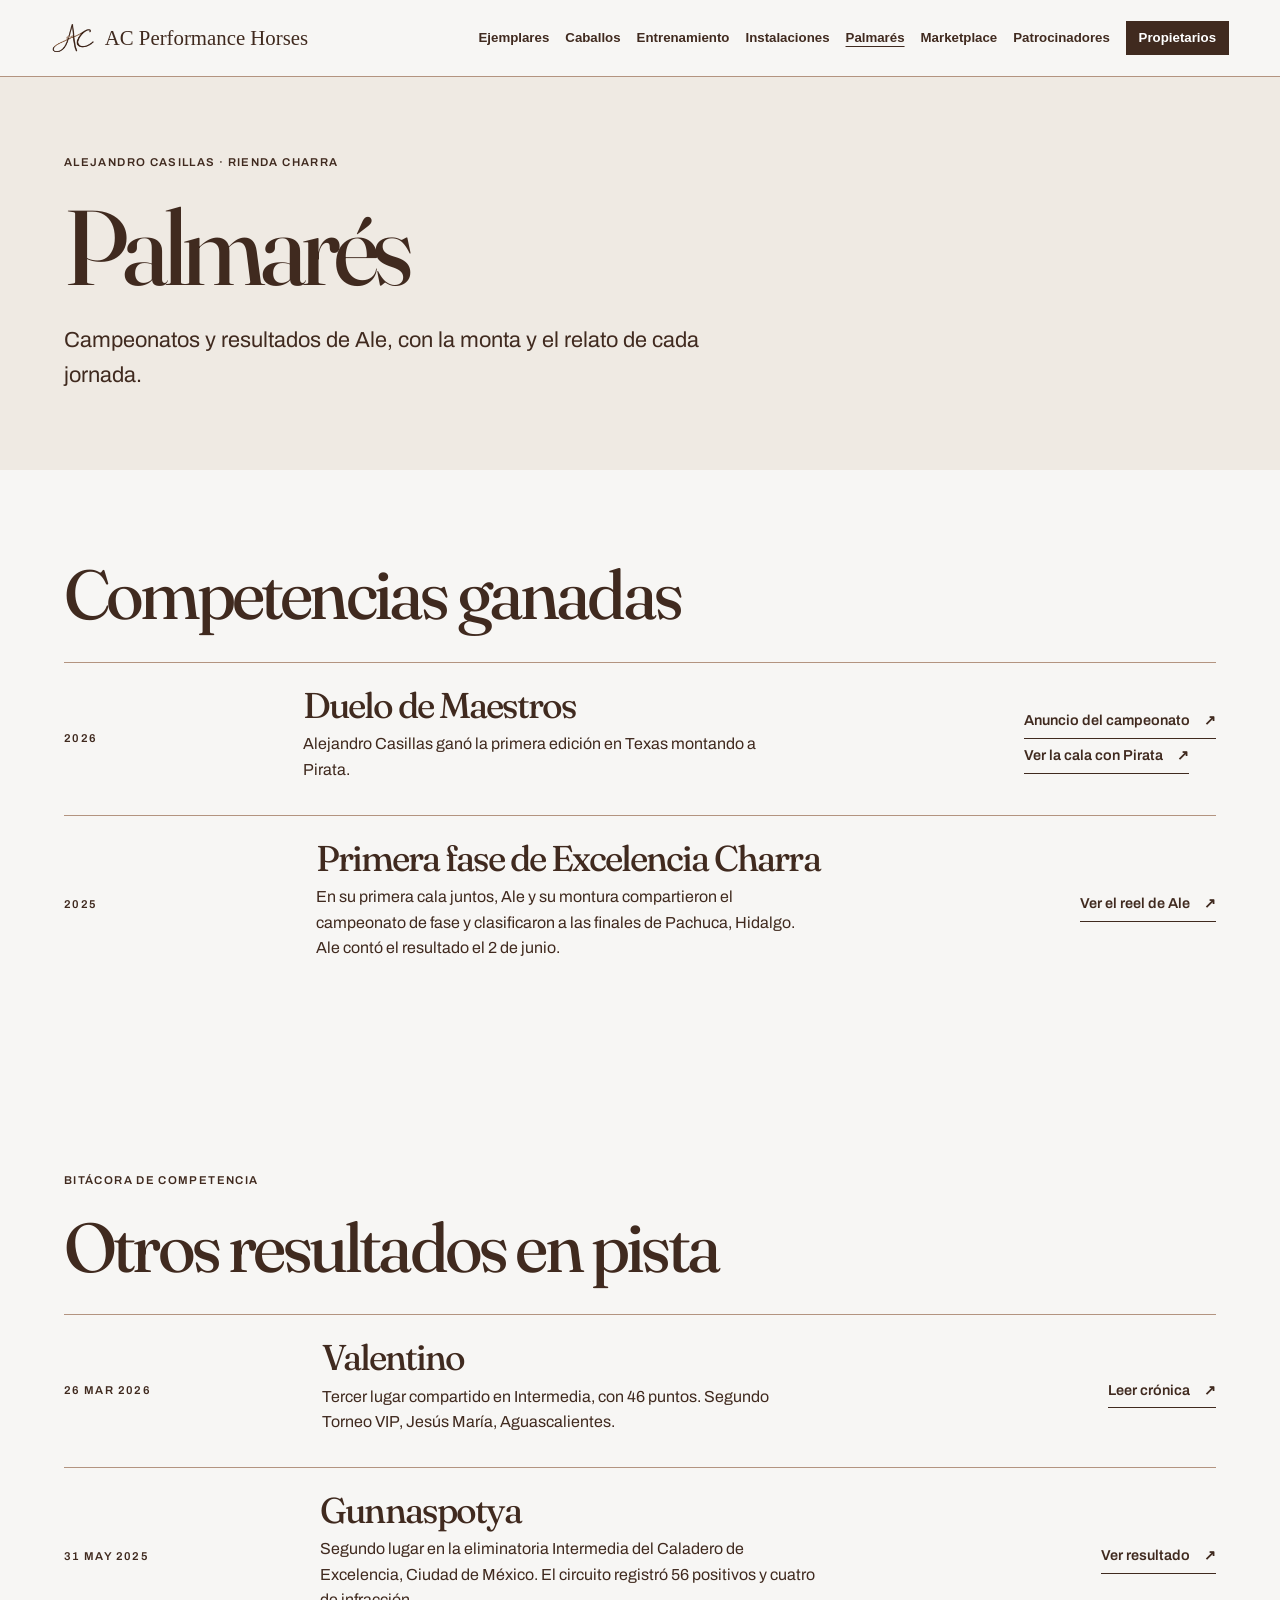
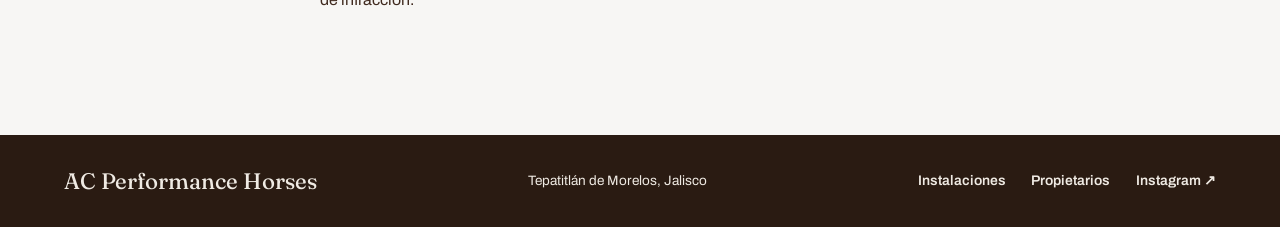
<file: palmares.html>
<!doctype html>
<html lang="es-MX">
  <head>
    <meta charset="utf-8" />
    <meta name="viewport" content="width=device-width, initial-scale=1" />
    <title>Palmarés | AC Performance Horses</title>
    <meta
      name="description"
      content="Títulos y resultados de Alejandro Casillas en caladeros de México y Texas."
    />
    <meta
      property="og:title"
      content="Palmarés | AC Performance Horses"
    />
    <meta
      property="og:description"
      content="Títulos y resultados de Alejandro Casillas en caladeros de México y Texas."
    />
    <meta
      property="og:image"
      content="https://acperformancehorses.com.mx/images/hero-since-2017.webp"
    />
    <link rel="canonical" href="https://acperformancehorses.com.mx/palmares.html" />
    <link rel="icon" href="images/favicon.png" />
    <link rel="stylesheet" href="archivo.css?v=1" />
  <link rel="stylesheet" href="modulos.css?v=1">
  </head>
  <body>
    <a class="skip" href="#contenido">Ir al contenido</a>
    <header class="ac-header">
      <a class="ac-brand" href="index.html"><img src="images/ac-monogram.png" width="44" height="44" alt="">AC Performance Horses</a>
      <nav aria-label="Principal">
        <a href="ejemplares.html">Ejemplares</a>
        <a href="caballos.html">Caballos</a>
        <a href="programas.html">Entrenamiento</a>
        <a href="instalaciones.html">Instalaciones</a>
        <a href="palmares.html" aria-current="page">Palmarés</a>
        <a href="marketplace.html">Marketplace</a>
        <a href="patrocinadores.html">Patrocinadores</a>
        <a href="propietarios.html" class="ac-owners">Propietarios</a>
      </nav>
    </header>
    <main id="contenido"><section class="intro wrap"><p class="kicker">Alejandro Casillas · Rienda charra</p><h1>Palmarés</h1><p class="lead">Campeonatos y resultados de Ale, con la monta y el relato de cada jornada.</p></section>
<section class="wrap paper"><h2>Competencias ganadas</h2>
<article class="row"><time datetime="2026">2026</time><div><h3>Duelo de Maestros</h3><p>Alejandro Casillas ganó la primera edición en Texas montando a Pirata.</p></div><div><a class="line" href="https://www.instagram.com/lopositivodelacharreria/reel/DUM0g-oinvT/">Anuncio del campeonato <span aria-hidden="true">↗</span></a><br><a class="line" href="https://www.instagram.com/decharros_compirri/reel/DUNMB5oDTF2/">Ver la cala con Pirata <span aria-hidden="true">↗</span></a></div></article>
<article class="row"><time datetime="2025">2025</time><div><h3>Primera fase de Excelencia Charra</h3><p>En su primera cala juntos, Ale y su montura compartieron el campeonato de fase y clasificaron a las finales de Pachuca, Hidalgo. Ale contó el resultado el 2 de junio.</p></div><a class="line" href="https://www.instagram.com/ale_casillass/reel/DKafseJvI1d/">Ver el reel de Ale <span aria-hidden="true">↗</span></a></article></section><section class="paper wrap" id="palmares">
        <p class="kicker">Bitácora de competencia</p>
        <h2>Otros resultados en pista</h2>
        <article class="row">
          <time datetime="2026-03-26">26 mar 2026</time>
          <div>
            <h3>Valentino</h3>
            <p>
              Tercer lugar compartido en Intermedia, con 46 puntos. Segundo
              Torneo VIP, Jesús María, Aguascalientes.
            </p>
          </div>
          <a
            class="line"
            href="https://vozcharra.com/2026/03/26/emocionante-arranque-del-segundo-torneo-vip-2026-en-aguascalientes/"
            >Leer crónica <span aria-hidden="true">↗</span></a
          >
        </article>
        <article class="row">
          <time datetime="2025-05-31">31 may 2025</time>
          <div>
            <h3>Gunnaspotya</h3>
            <p>
              Segundo lugar en la eliminatoria Intermedia del Caladero de
              Excelencia, Ciudad de México. El circuito registró 56 positivos y
              cuatro de infracción.
            </p>
          </div>
          <a
            class="line"
            href="https://excelenciacharra.com/fernando-sandoval-se-adelanto-en-el-caladero-de-excelencia/"
            >Ver resultado <span aria-hidden="true">↗</span></a
          >
        </article>
      </section></main>
    <footer class="foot">
      <b>AC Performance Horses</b><span>Tepatitlán de Morelos, Jalisco</span>
      <nav aria-label="Más información">
        <a href="instalaciones.html">Instalaciones</a
        ><a href="propietarios.html">Propietarios</a
        ><a href="https://www.instagram.com/ale_casillass/">Instagram ↗</a>
      </nav>
    </footer>
  </body>
</html>
</file>
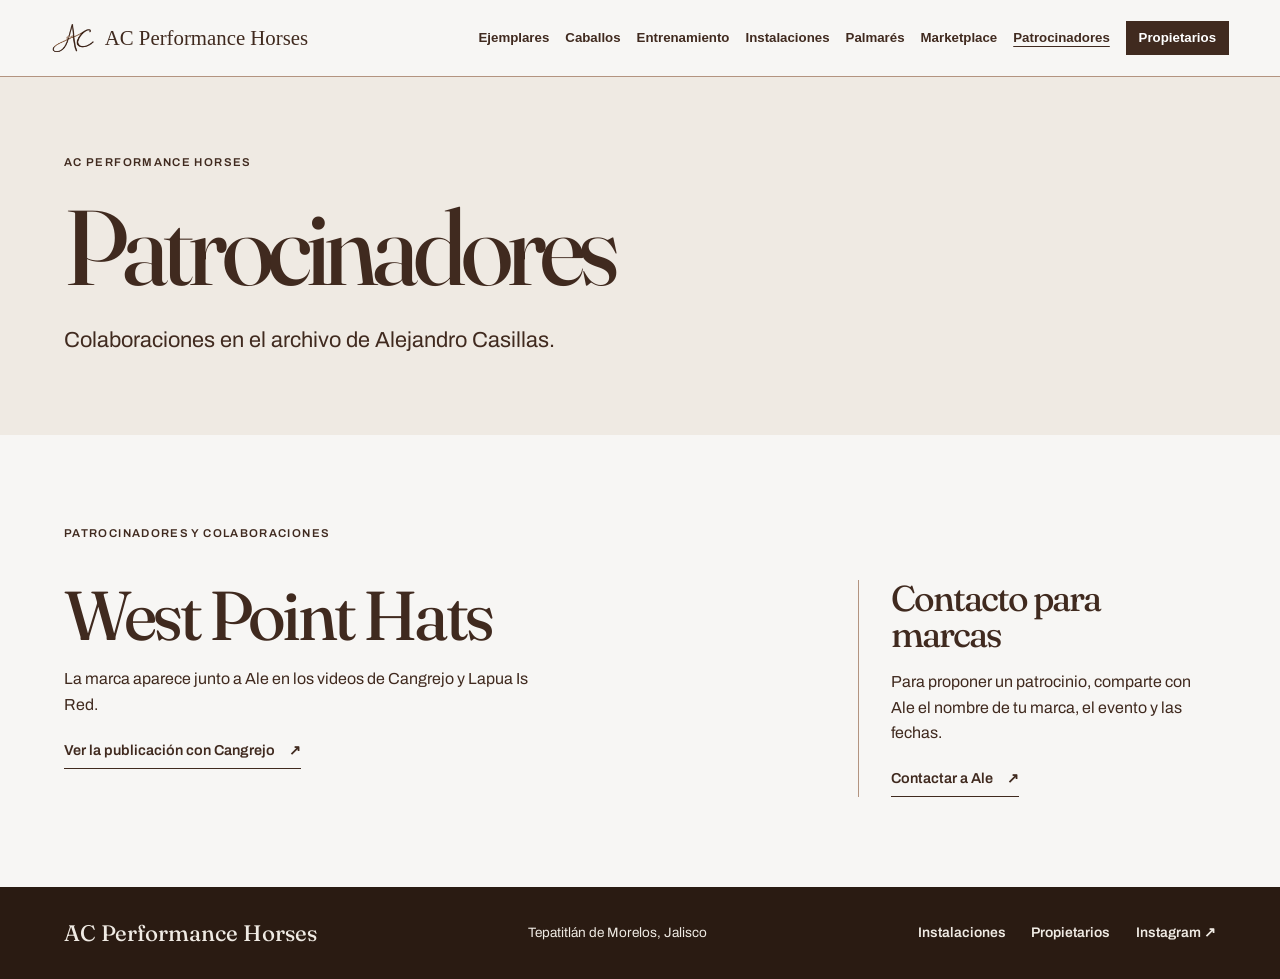
<file: patrocinadores.html>
<!doctype html>
<html lang="es-MX">
  <head>
    <meta charset="utf-8" />
    <meta name="viewport" content="width=device-width, initial-scale=1" />
    <title>Patrocinadores y colaboraciones | AC Performance Horses</title>
    <meta
      name="description"
      content="Marcas que aparecen en el archivo de Alejandro Casillas y contacto para colaboraciones."
    />
    <meta
      property="og:title"
      content="Patrocinadores y colaboraciones | AC Performance Horses"
    />
    <meta
      property="og:description"
      content="Marcas que aparecen en el archivo de Alejandro Casillas y contacto para colaboraciones."
    />
    <meta
      property="og:image"
      content="https://acperformancehorses.com.mx/images/hero-since-2017.webp"
    />
    <link rel="canonical" href="https://acperformancehorses.com.mx/patrocinadores.html" />
    <link rel="icon" href="images/favicon.png" />
    <link rel="stylesheet" href="archivo.css?v=1" />
  <link rel="stylesheet" href="modulos.css?v=1">
  </head>
  <body>
    <a class="skip" href="#contenido">Ir al contenido</a>
    <header class="ac-header">
      <a class="ac-brand" href="index.html"><img src="images/ac-monogram.png" width="44" height="44" alt="">AC Performance Horses</a>
      <nav aria-label="Principal">
        <a href="ejemplares.html">Ejemplares</a>
        <a href="caballos.html">Caballos</a>
        <a href="programas.html">Entrenamiento</a>
        <a href="instalaciones.html">Instalaciones</a>
        <a href="palmares.html">Palmarés</a>
        <a href="marketplace.html">Marketplace</a>
        <a href="patrocinadores.html" aria-current="page">Patrocinadores</a>
        <a href="propietarios.html" class="ac-owners">Propietarios</a>
      </nav>
    </header>
    <main id="contenido"><section class="intro wrap"><p class="kicker">AC Performance Horses</p><h1>Patrocinadores</h1><p class="lead">Colaboraciones en el archivo de Alejandro Casillas.</p></section><section id="patrocinadores" class="sponsors wrap">
        <p class="kicker">Patrocinadores y colaboraciones</p>
        <div>
          <h2>West Point Hats</h2>
          <p>
            La marca aparece junto a Ale en los videos de Cangrejo y Lapua Is
            Red.
          </p>
          <a
            class="line"
            href="https://www.instagram.com/ale_casillass/reel/Ddk3H5OgVHc/"
            >Ver la publicación con Cangrejo
            <span aria-hidden="true">↗</span></a
          >
        </div>
        <aside>
          <h3>Contacto para marcas</h3>
          <p>
            Para proponer un patrocinio, comparte con Ale el nombre de tu marca,
            el evento y las fechas.
          </p>
          <a class="line" href="https://www.instagram.com/ale_casillass/"
            >Contactar a Ale <span aria-hidden="true">↗</span></a
          >
        </aside>
      </section></main>
    <footer class="foot">
      <b>AC Performance Horses</b><span>Tepatitlán de Morelos, Jalisco</span>
      <nav aria-label="Más información">
        <a href="instalaciones.html">Instalaciones</a
        ><a href="propietarios.html">Propietarios</a
        ><a href="https://www.instagram.com/ale_casillass/">Instagram ↗</a>
      </nav>
    </footer>
  </body>
</html>
</file>
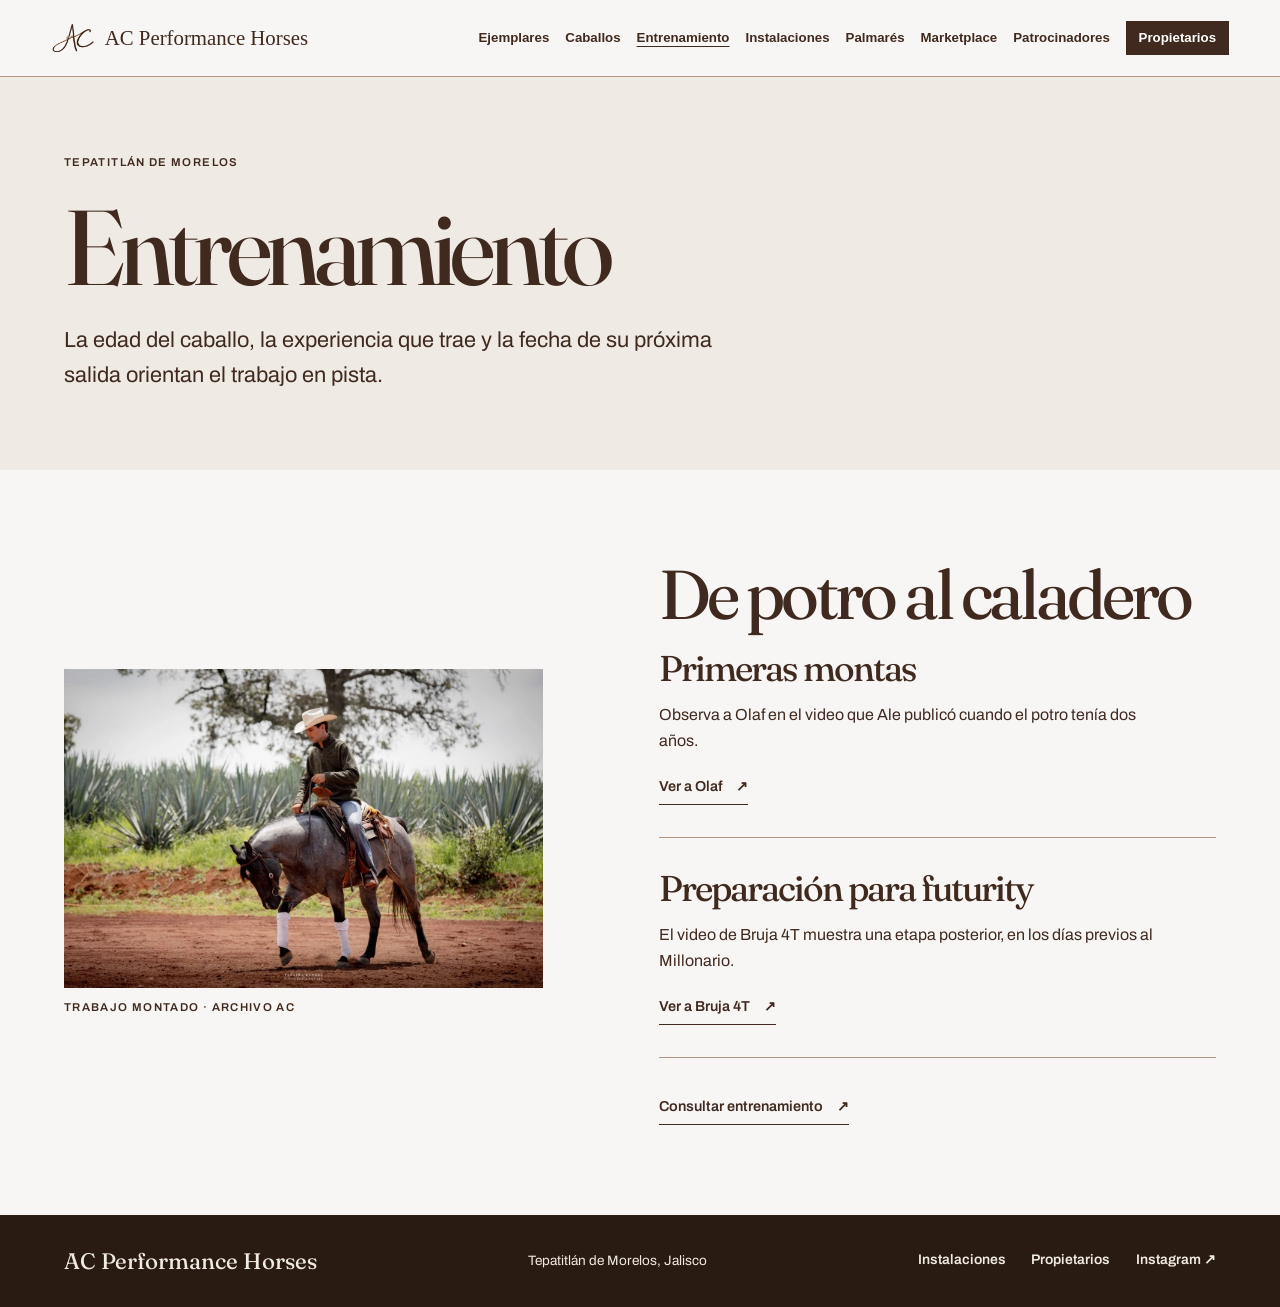
<file: programas.html>
<!doctype html>
<html lang="es-MX">
  <head>
    <meta charset="utf-8" />
    <meta name="viewport" content="width=device-width, initial-scale=1" />
    <title>Entrenamiento | AC Performance Horses</title>
    <meta
      name="description"
      content="Preparación de caballos para rienda charra, desde el trabajo con potros hasta la presentación en caladero."
    />
    <meta property="og:title" content="Entrenamiento | AC Performance Horses" />
    <meta
      property="og:description"
      content="Preparación de caballos para rienda charra, desde el trabajo con potros hasta la presentación en caladero."
    />
    <meta
      property="og:image"
      content="https://acperformancehorses.com.mx/images/hero-since-2017.webp"
    />
    <link
      rel="canonical"
      href="https://acperformancehorses.com.mx/programas.html"
    />
    <link rel="icon" href="images/favicon.png" />
    <link rel="stylesheet" href="archivo.css?v=1" />
  <link rel="stylesheet" href="modulos.css?v=1">
  </head>
  <body>
    <a class="skip" href="#contenido">Ir al contenido</a>
    <header class="ac-header">
      <a class="ac-brand" href="index.html"><img src="images/ac-monogram.png" width="44" height="44" alt="">AC Performance Horses</a>
      <nav aria-label="Principal">
        <a href="ejemplares.html">Ejemplares</a>
        <a href="caballos.html">Caballos</a>
        <a href="programas.html" aria-current="page">Entrenamiento</a>
        <a href="instalaciones.html">Instalaciones</a>
        <a href="palmares.html">Palmarés</a>
        <a href="marketplace.html">Marketplace</a>
        <a href="patrocinadores.html">Patrocinadores</a>
        <a href="propietarios.html" class="ac-owners">Propietarios</a>
      </nav>
    </header>
    <main id="contenido">
      <section class="intro wrap">
        <p class="kicker">Tepatitlán de Morelos</p>
        <h1>Entrenamiento</h1>
        <p class="lead">
          La edad del caballo, la experiencia que trae y la fecha de su próxima
          salida orientan el trabajo en pista.
        </p>
      </section>
      <section class="portrait wrap">
        <figure>
          <img
            src="images/training-field-calm.webp"
            srcset="
              images/training-field-calm-sm.webp  600w,
              images/training-field-calm.webp    1280w
            "
            sizes="(max-width: 720px) 100vw, 55vw"
            width="1280"
            height="854"
            alt="Trabajo montado junto a una plantación de agave"
            loading="lazy"
          />
          <figcaption>Trabajo montado · Archivo AC</figcaption>
        </figure>
        <div>
          <h2>De potro al caladero</h2>
          <h3>Primeras montas</h3>
          <p>
            Observa a Olaf en el video que Ale publicó cuando el potro tenía dos
            años.
          </p>
          <a
            class="line"
            href="https://www.instagram.com/ale_casillass/reel/DfqBL3tg9Zd/"
            >Ver a Olaf <span aria-hidden="true">↗</span></a
          >
          <hr />
          <h3>Preparación para futurity</h3>
          <p>
            El video de Bruja 4T muestra una etapa posterior, en los días
            previos al Millonario.
          </p>
          <a
            class="line"
            href="https://www.instagram.com/ale_casillass/reel/Db9nmLgsLT9/"
            >Ver a Bruja 4T <span aria-hidden="true">↗</span></a
          >
          <hr />
          <a class="line" href="https://www.instagram.com/ale_casillass/"
            >Consultar entrenamiento <span aria-hidden="true">↗</span></a
          >
        </div>
      </section>
    </main>
    <footer class="foot">
      <b>AC Performance Horses</b><span>Tepatitlán de Morelos, Jalisco</span>
      <nav aria-label="Más información">
        <a href="instalaciones.html">Instalaciones</a
        ><a href="propietarios.html">Propietarios</a
        ><a href="https://www.instagram.com/ale_casillass/">Instagram ↗</a>
      </nav>
    </footer>
  </body>
</html>
</file>
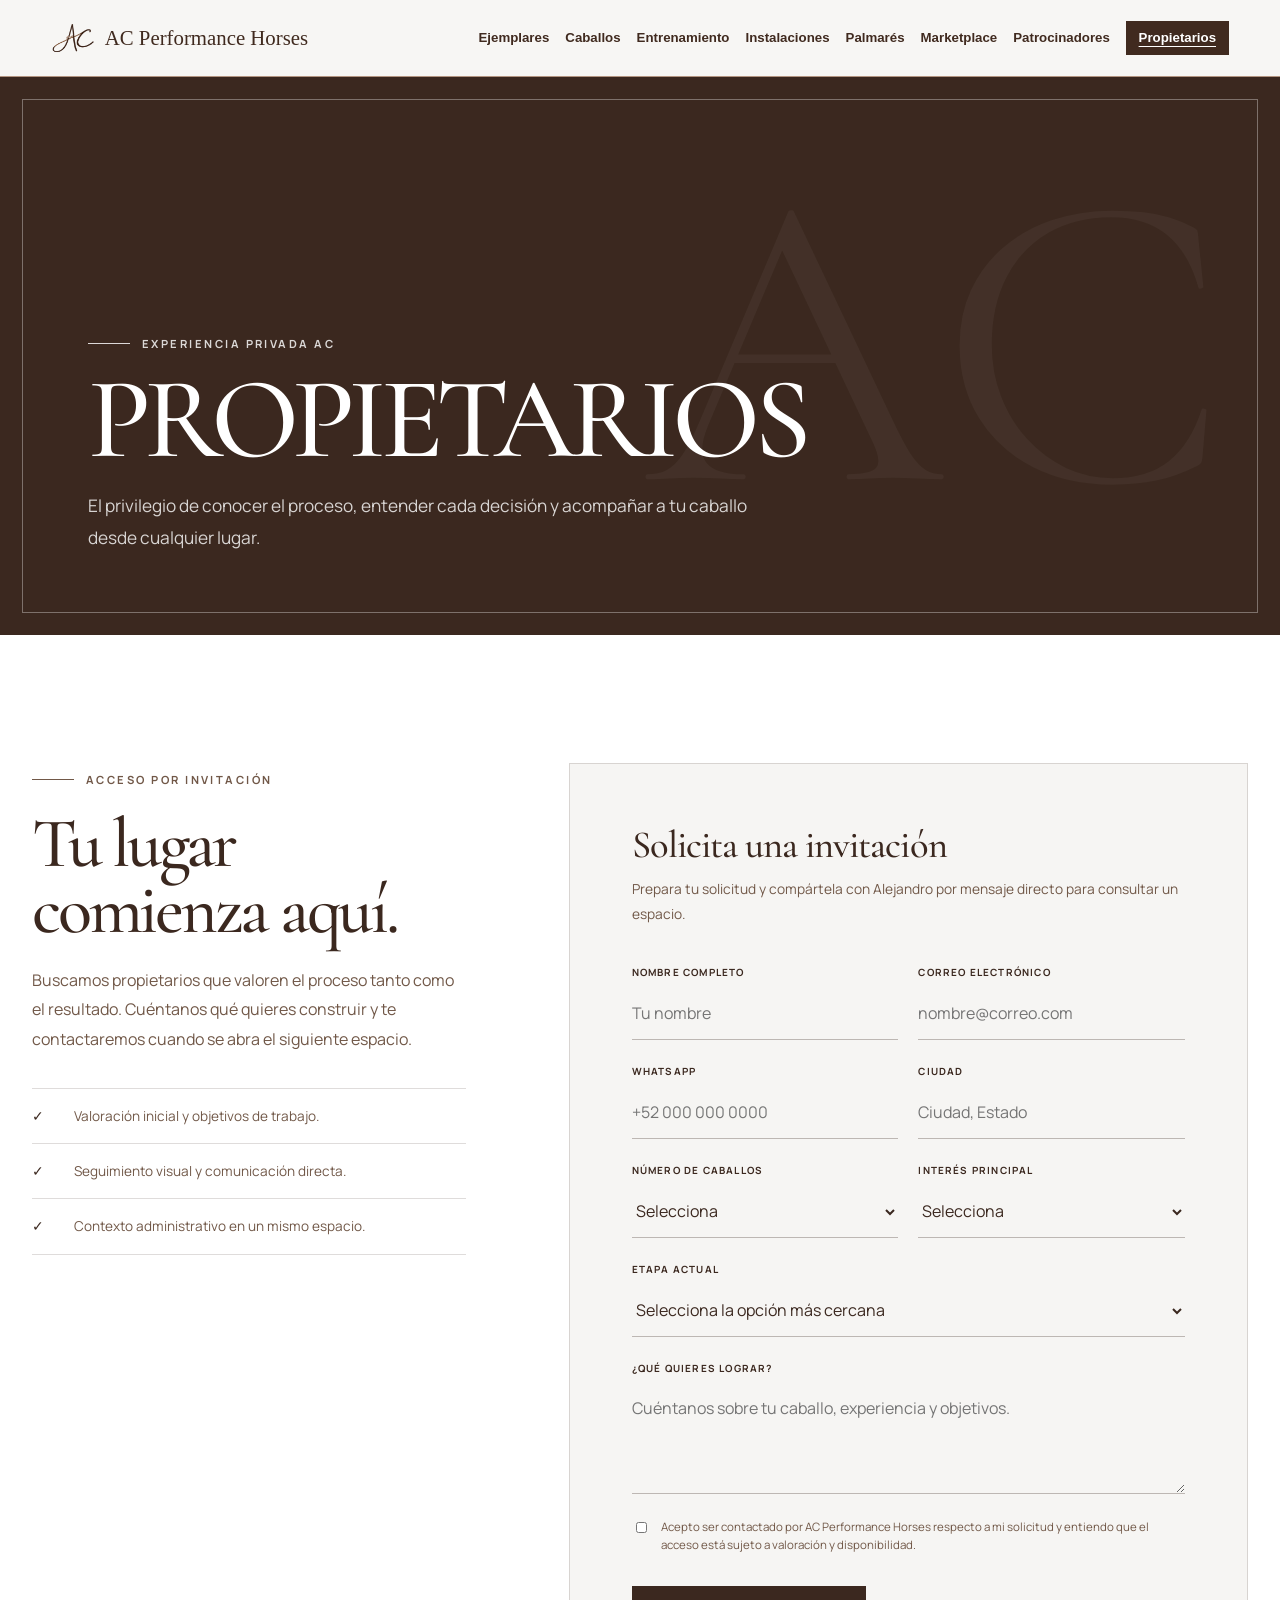
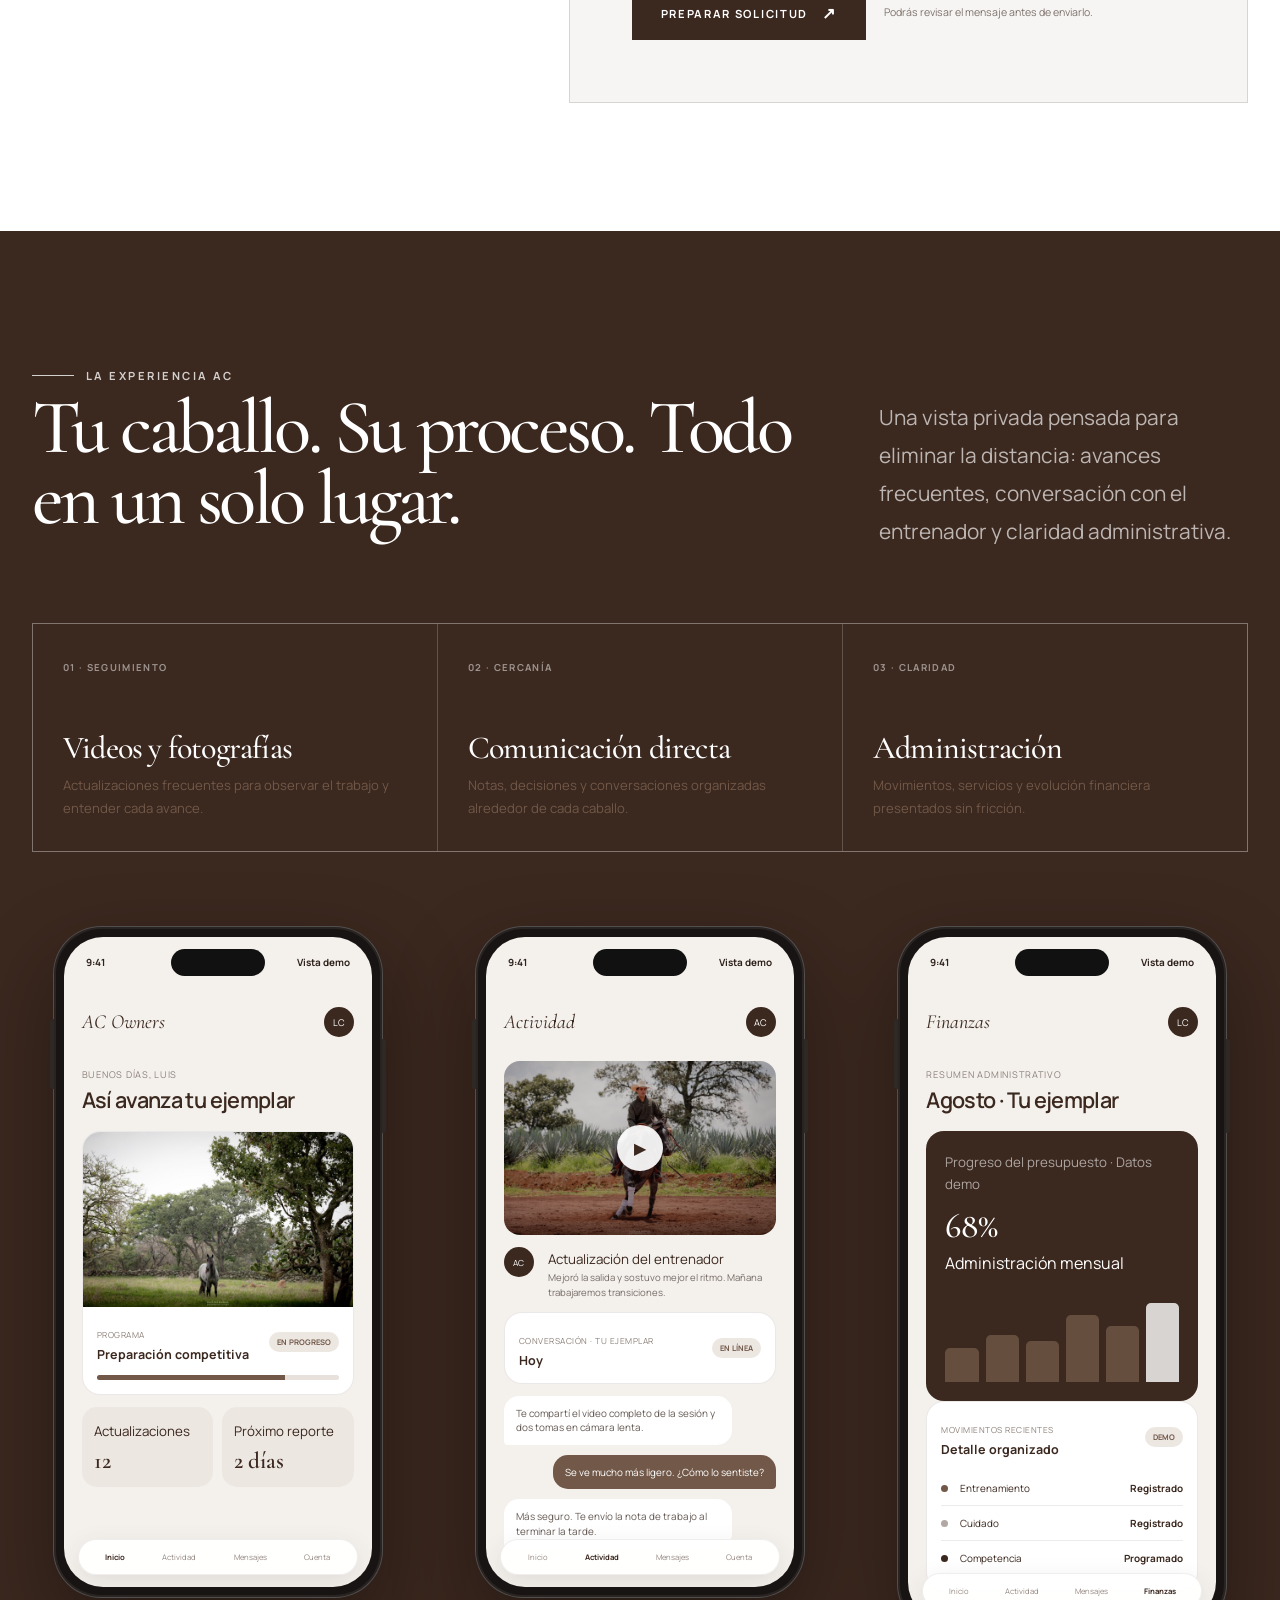
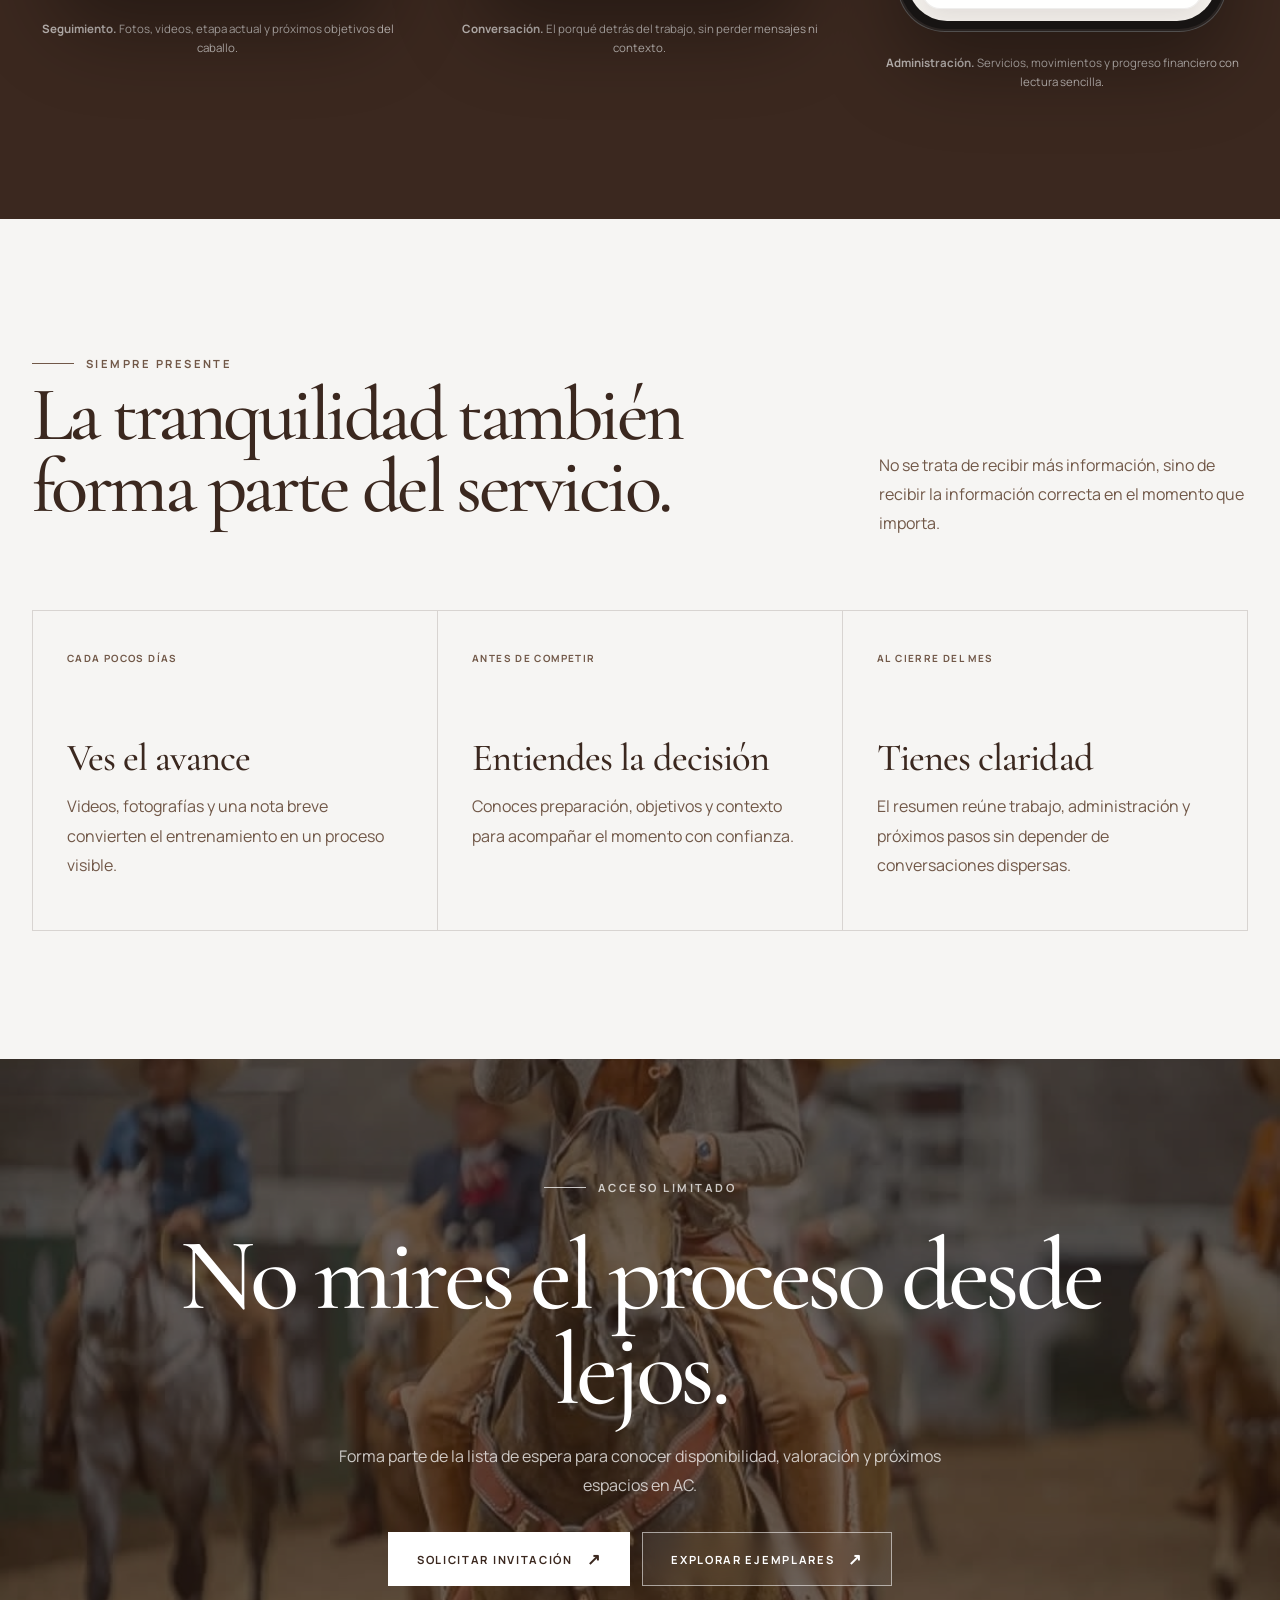
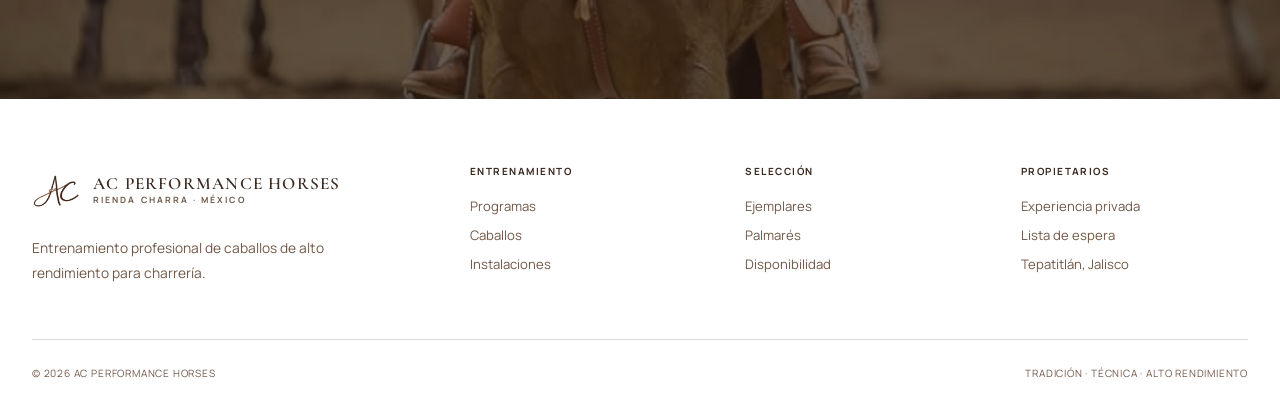
<file: propietarios.html>
<!DOCTYPE html>
<html lang="es-MX">
<head>
    <meta charset="UTF-8">
    <meta name="viewport" content="width=device-width, initial-scale=1.0">
    <meta name="description" content="Experiencia privada para propietarios AC: seguimiento del caballo, comunicación, videos y administración en un solo lugar.">
    <meta name="theme-color" content="#3B281F">
    <meta property="og:title" content="Propietarios | AC Performance Horses">
    <meta property="og:description" content="Solicita acceso a la lista de espera y conoce la experiencia privada para propietarios AC.">
    <meta property="og:image" content="https://acperformancehorses.com.mx/images/competition-portrait.png">
    <meta property="og:type" content="website">
    <meta property="og:locale" content="es_MX">
    <link rel="canonical" href="https://acperformancehorses.com.mx/propietarios.html">
    <link rel="icon" type="image/png" href="images/favicon.png">
    <link rel="preconnect" href="https://fonts.googleapis.com">
    <link rel="preconnect" href="https://fonts.gstatic.com" crossorigin>
    <link href="https://fonts.googleapis.com/css2?family=Cormorant+Garamond:ital,wght@0,400;0,500;0,600;1,400&amp;family=Manrope:wght@400;500;600;700&amp;display=swap" rel="stylesheet">
    <link rel="stylesheet" href="styles.css?v=6">
    <title>Propietarios | AC Performance Horses</title>
<link rel="stylesheet" href="modulos.css?v=1">
  </head>
<body>
    <a class="skip-link" href="#contenido">Saltar al contenido</a>
    <header class="ac-header">
      <a class="ac-brand" href="index.html"><img src="images/ac-monogram.png" width="44" height="44" alt="">AC Performance Horses</a>
      <nav aria-label="Principal">
        <a href="ejemplares.html">Ejemplares</a>
        <a href="caballos.html">Caballos</a>
        <a href="programas.html">Entrenamiento</a>
        <a href="instalaciones.html">Instalaciones</a>
        <a href="palmares.html">Palmarés</a>
        <a href="marketplace.html">Marketplace</a>
        <a href="patrocinadores.html">Patrocinadores</a>
        <a href="propietarios.html" aria-current="page" class="ac-owners">Propietarios</a>
      </nav>
    </header>

    <main id="contenido">
        <section class="page-hero page-hero--solid" aria-labelledby="hero-title">
            <div class="page-hero-content"><p class="eyebrow">Experiencia privada AC</p><h1 id="hero-title">Propietarios</h1><p>El privilegio de conocer el proceso, entender cada decisión y acompañar a tu caballo desde cualquier lugar.</p></div>
        </section>

        <section class="section" id="lista-espera" aria-labelledby="lista-title">
            <div class="container waitlist-layout">
                <div class="waitlist-copy reveal">
                    <p class="eyebrow">Acceso por invitación</p><h2 id="lista-title">Tu lugar comienza aquí.</h2>
                    <p>Buscamos propietarios que valoren el proceso tanto como el resultado. Cuéntanos qué quieres construir y te contactaremos cuando se abra el siguiente espacio.</p>
                    <ul class="waitlist-points"><li>Valoración inicial y objetivos de trabajo.</li><li>Seguimiento visual y comunicación directa.</li><li>Contexto administrativo en un mismo espacio.</li></ul>
                </div>
                <form class="waitlist-form reveal" id="solicitud-propietarios">
                    <div class="form-header"><h3>Solicita una invitación</h3><p>Prepara tu solicitud y compártela con Alejandro por mensaje directo para consultar un espacio.</p></div>
                    <div class="form-grid">
                        <div class="form-field"><label for="nombre">Nombre completo</label><input id="nombre" name="nombre" type="text" autocomplete="name" placeholder="Tu nombre" required></div>
                        <div class="form-field"><label for="email">Correo electrónico</label><input id="email" name="email" type="email" autocomplete="email" placeholder="nombre@correo.com" required></div>
                        <div class="form-field"><label for="whatsapp">WhatsApp</label><input id="whatsapp" name="whatsapp" type="tel" autocomplete="tel" placeholder="+52 000 000 0000" required></div>
                        <div class="form-field"><label for="ciudad">Ciudad</label><input id="ciudad" name="ciudad" type="text" autocomplete="address-level2" placeholder="Ciudad, Estado" required></div>
                        <div class="form-field"><label for="caballos">Número de caballos</label><select id="caballos" name="caballos" required><option value="">Selecciona</option><option>1 caballo</option><option>2 a 3 caballos</option><option>4 o más caballos</option><option>Aún no tengo caballo</option></select></div>
                        <div class="form-field"><label for="interes">Interés principal</label><select id="interes" name="interes" required><option value="">Selecciona</option><option>Entrenamiento</option><option>Preparación para competencia</option><option>Arrendamiento de ejemplar</option><option>Selección o asesoría</option></select></div>
                        <div class="form-field form-field--wide"><label for="etapa">Etapa actual</label><select id="etapa" name="etapa" required><option value="">Selecciona la opción más cercana</option><option>Busco iniciar un proyecto</option><option>Mi caballo está en formación</option><option>Mi caballo ya compite</option><option>Busco cambiar de programa</option></select></div>
                        <div class="form-field form-field--wide"><label for="mensaje">¿Qué quieres lograr?</label><textarea id="mensaje" name="mensaje" placeholder="Cuéntanos sobre tu caballo, experiencia y objetivos."></textarea></div>
                        <label class="form-consent"><input type="checkbox" name="consentimiento" required><span>Acepto ser contactado por AC Performance Horses respecto a mi solicitud y entiendo que el acceso está sujeto a valoración y disponibilidad.</span></label>
                        <div class="form-actions"><button class="button" type="submit">Preparar solicitud</button><span class="form-mode">Podrás revisar el mensaje antes de enviarlo.</span></div>
                        <div id="solicitud-lista" class="form-field form-field--wide" hidden><label for="solicitud-texto">Tu solicitud para Alejandro</label><textarea id="solicitud-texto" rows="8" readonly></textarea><button class="button" type="button" id="copiar-solicitud">Copiar solicitud</button><p role="status" id="copia-estado"></p><a class="text-link" href="https://www.instagram.com/ale_casillass/">Abrir Instagram de Ale para enviarla</a></div>
                    </div>
                </form>
            </div>
        </section>

        <section class="section app-showcase" aria-labelledby="app-title">
            <div class="container">
                <div class="section-heading section-heading--split reveal"><div><p class="eyebrow eyebrow--light">La experiencia AC</p><h2 id="app-title">Tu caballo. Su proceso. Todo en un solo lugar.</h2></div><p class="lead">Una vista privada pensada para eliminar la distancia: avances frecuentes, conversación con el entrenador y claridad administrativa.</p></div>
                <div class="privilege-grid reveal">
                    <article class="privilege"><small>01 · Seguimiento</small><h3>Videos y fotografías</h3><p>Actualizaciones frecuentes para observar el trabajo y entender cada avance.</p></article>
                    <article class="privilege"><small>02 · Cercanía</small><h3>Comunicación directa</h3><p>Notas, decisiones y conversaciones organizadas alrededor de cada caballo.</p></article>
                    <article class="privilege"><small>03 · Claridad</small><h3>Administración</h3><p>Movimientos, servicios y evolución financiera presentados sin fricción.</p></article>
                </div>

                <div class="phones-stage reveal" aria-label="Vistas demostrativas de la futura aplicación para propietarios">
                    <div class="phone-column">
                        <div class="phone"><div class="phone-screen">
                            <div class="phone-island" aria-hidden="true"></div><div class="phone-topbar"><span>9:41</span><span>Vista demo</span></div>
                            <div class="phone-app">
                                <div class="app-brand"><span class="app-brand-mark">AC Owners</span><span class="app-avatar">LC</span></div>
                                <div class="app-greeting"><small>Buenos días, Luis</small><h3>Así avanza tu ejemplar</h3></div>
                                <div class="app-card app-card--hero"><div class="app-card-image" style="background-image:url('images/ejemplar-moro-real.png')"></div><div class="app-card-body"><div class="app-card-header"><div><small>Programa</small><h4>Preparación competitiva</h4></div><span class="app-chip">En progreso</span></div><div class="progress-track"><span></span></div></div></div>
                                <div class="app-mini-grid"><div class="app-metric"><small>Actualizaciones</small><strong>12</strong></div><div class="app-metric"><small>Próximo reporte</small><strong>2 días</strong></div></div>
                            </div>
                            <div class="app-nav"><span class="active">Inicio</span><span>Actividad</span><span>Mensajes</span><span>Cuenta</span></div>
                        </div></div>
                        <p class="phone-label"><strong>Seguimiento.</strong> Fotos, videos, etapa actual y próximos objetivos del caballo.</p>
                    </div>

                    <div class="phone-column">
                        <div class="phone"><div class="phone-screen">
                            <div class="phone-island" aria-hidden="true"></div><div class="phone-topbar"><span>9:41</span><span>Vista demo</span></div>
                            <div class="phone-app">
                                <div class="app-brand"><span class="app-brand-mark">Actividad</span><span class="app-avatar">AC</span></div>
                                <div class="video-thumb" role="img" aria-label="Vista previa de un video de entrenamiento"><span class="video-play">▶</span></div>
                                <div class="update-row"><span class="update-dot">AC</span><div><small>Actualización del entrenador</small><p>Mejoró la salida y sostuvo mejor el ritmo. Mañana trabajaremos transiciones.</p></div></div>
                                <div class="app-card"><div class="app-card-header"><div><small>Conversación · Tu ejemplar</small><h4>Hoy</h4></div><span class="app-chip">En línea</span></div></div>
                                <div class="chat"><div class="bubble">Te compartí el video completo de la sesión y dos tomas en cámara lenta.</div><div class="bubble bubble--me">Se ve mucho más ligero. ¿Cómo lo sentiste?</div><div class="bubble">Más seguro. Te envío la nota de trabajo al terminar la tarde.</div></div>
                            </div>
                            <div class="app-nav"><span>Inicio</span><span class="active">Actividad</span><span>Mensajes</span><span>Cuenta</span></div>
                        </div></div>
                        <p class="phone-label"><strong>Conversación.</strong> El porqué detrás del trabajo, sin perder mensajes ni contexto.</p>
                    </div>

                    <div class="phone-column">
                        <div class="phone"><div class="phone-screen">
                            <div class="phone-island" aria-hidden="true"></div><div class="phone-topbar"><span>9:41</span><span>Vista demo</span></div>
                            <div class="phone-app">
                                <div class="app-brand"><span class="app-brand-mark">Finanzas</span><span class="app-avatar">LC</span></div>
                                <div class="app-greeting"><small>Resumen administrativo</small><h3>Agosto · Tu ejemplar</h3></div>
                                <div class="finance-total"><small>Progreso del presupuesto · Datos demo</small><strong>68%</strong><span>Administración mensual</span><div class="finance-chart"><span></span><span></span><span></span><span></span><span></span><span></span></div></div>
                                <div class="app-card"><div class="app-card-header"><div><small>Movimientos recientes</small><h4>Detalle organizado</h4></div><span class="app-chip">Demo</span></div><div class="expense-list"><div class="expense"><span>Entrenamiento</span><strong>Registrado</strong></div><div class="expense"><span>Cuidado</span><strong>Registrado</strong></div><div class="expense"><span>Competencia</span><strong>Programado</strong></div></div></div>
                            </div>
                            <div class="app-nav"><span>Inicio</span><span>Actividad</span><span>Mensajes</span><span class="active">Finanzas</span></div>
                        </div></div>
                        <p class="phone-label"><strong>Administración.</strong> Servicios, movimientos y progreso financiero con lectura sencilla.</p>
                    </div>
                </div>
            </div>
        </section>

        <section class="section section--ivory" aria-labelledby="momentos-title"><div class="container">
            <div class="section-heading section-heading--split reveal"><div><p class="eyebrow">Siempre presente</p><h2 id="momentos-title">La tranquilidad también forma parte del servicio.</h2></div><p>No se trata de recibir más información, sino de recibir la información correcta en el momento que importa.</p></div>
            <div class="journey-grid reveal">
                <article class="journey-card"><small>Cada pocos días</small><h3>Ves el avance</h3><p>Videos, fotografías y una nota breve convierten el entrenamiento en un proceso visible.</p></article>
                <article class="journey-card"><small>Antes de competir</small><h3>Entiendes la decisión</h3><p>Conoces preparación, objetivos y contexto para acompañar el momento con confianza.</p></article>
                <article class="journey-card"><small>Al cierre del mes</small><h3>Tienes claridad</h3><p>El resumen reúne trabajo, administración y próximos pasos sin depender de conversaciones dispersas.</p></article>
            </div>
        </div></section>

        <section class="closing" aria-labelledby="cierre-title"><img class="closing-media" src="images/competition-portrait.png" alt="Propietario y caballo en el entorno de la charrería" loading="lazy"><div class="closing-content reveal"><p class="eyebrow eyebrow--light eyebrow--center">Acceso limitado</p><h2 id="cierre-title">No mires el proceso desde lejos.</h2><p>Forma parte de la lista de espera para conocer disponibilidad, valoración y próximos espacios en AC.</p><div class="actions"><a class="button button--light" href="#lista-espera">Solicitar invitación</a><a class="button button--ghost" href="ejemplares.html">Explorar ejemplares</a></div></div></section>
    </main>

    <footer class="site-footer"><div class="container"><div class="footer-top">
        <div class="footer-brand"><a class="brand" href="index.html"><img class="brand-mark" src="images/ac-monogram.png" alt="" width="48" height="48"><span class="brand-copy"><span class="brand-name">AC PERFORMANCE HORSES</span><span class="brand-discipline">Rienda charra · México</span></span></a><p>Entrenamiento profesional de caballos de alto rendimiento para charrería.</p></div>
        <div class="footer-column"><h3>Entrenamiento</h3><a href="programas.html">Programas</a><a href="caballos.html">Caballos</a><a href="instalaciones.html">Instalaciones</a></div>
        <div class="footer-column"><h3>Selección</h3><a href="ejemplares.html">Ejemplares</a><a href="ejemplares.html#palmares">Palmarés</a><a href="ejemplares.html#disponibilidad">Disponibilidad</a></div>
        <div class="footer-column"><h3>Propietarios</h3><a href="propietarios.html">Experiencia privada</a><a href="propietarios.html#lista-espera">Lista de espera</a><span>Tepatitlán, Jalisco</span></div>
    </div><div class="footer-bottom"><span>© <span data-year></span> AC Performance Horses</span><span>Tradición · Técnica · Alto rendimiento</span></div></div></footer>
    <script src="site.js?v=3"></script>
<script src="propietarios.js?v=1"></script>
</body>
</html>
</file>
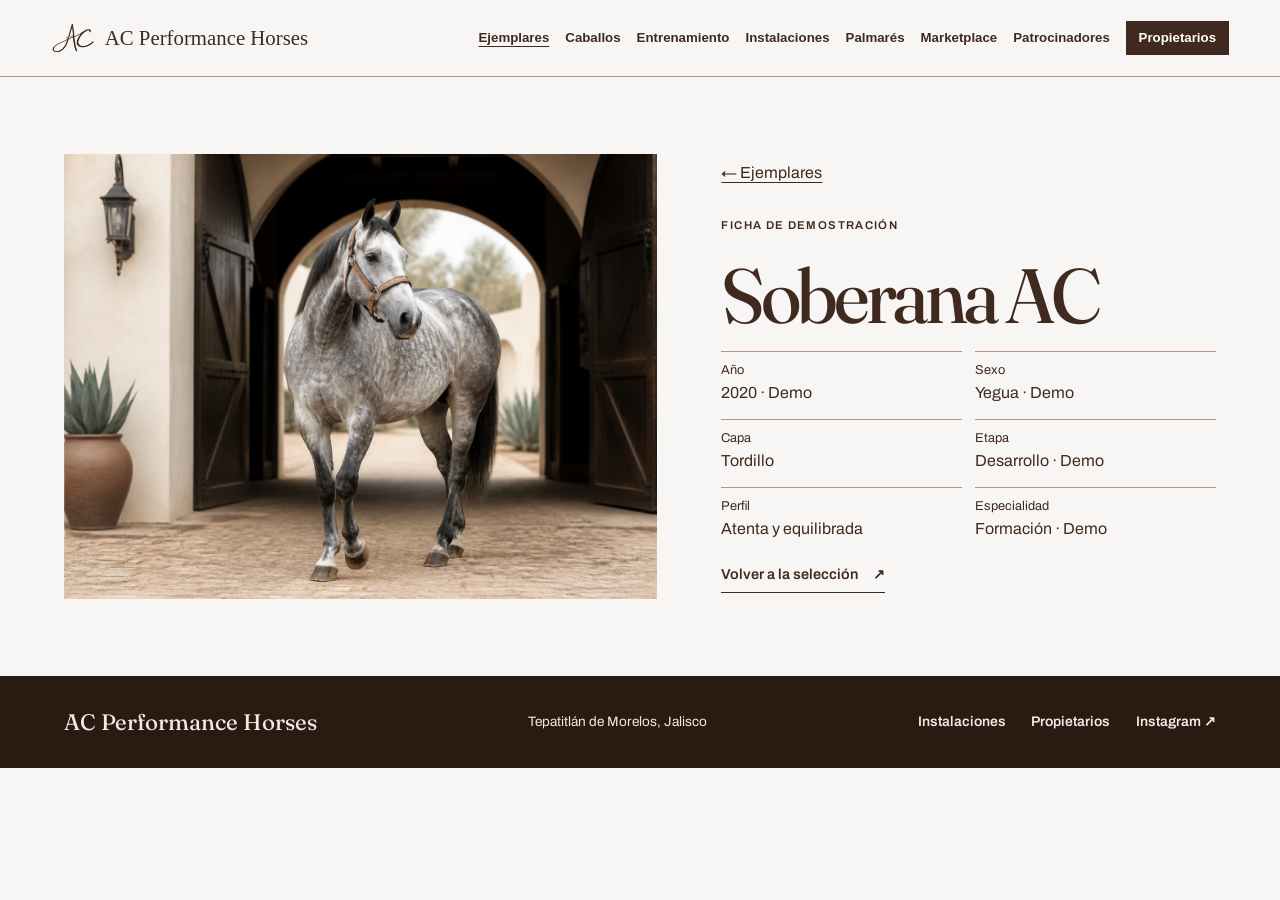
<file: soberana.html>
<!doctype html>
<html lang="es-MX">
  <head>
    <meta charset="utf-8" />
    <meta name="viewport" content="width=device-width, initial-scale=1" />
    <title>Soberana AC | AC Performance Horses</title>
    <meta
      name="description"
      content="Ficha demostrativa del archivo visual de AC."
    />
    <meta
      property="og:title"
      content="Soberana AC | AC Performance Horses"
    />
    <meta
      property="og:description"
      content="Ficha demostrativa del archivo visual de AC."
    />
    <meta
      property="og:image"
      content="https://acperformancehorses.com.mx/images/hero-since-2017.webp"
    />
    <link rel="canonical" href="https://acperformancehorses.com.mx/soberana.html" />
    <link rel="icon" href="images/favicon.png" />
    <link rel="stylesheet" href="archivo.css?v=1" />
  <link rel="stylesheet" href="modulos.css?v=1">
  </head>
  <body>
    <a class="skip" href="#contenido">Ir al contenido</a>
    <header class="ac-header">
      <a class="ac-brand" href="index.html"><img src="images/ac-monogram.png" width="44" height="44" alt="">AC Performance Horses</a>
      <nav aria-label="Principal">
        <a href="ejemplares.html" aria-current="page">Ejemplares</a>
        <a href="caballos.html">Caballos</a>
        <a href="programas.html">Entrenamiento</a>
        <a href="instalaciones.html">Instalaciones</a>
        <a href="palmares.html">Palmarés</a>
        <a href="marketplace.html">Marketplace</a>
        <a href="patrocinadores.html">Patrocinadores</a>
        <a href="propietarios.html" class="ac-owners">Propietarios</a>
      </nav>
    </header>
    <main id="contenido"><section class="wrap horse-detail"><figure><img src="images/ejemplar-tordillo-demo.png" alt="Ilustración de la ficha demostrativa de Soberana AC"></figure><div><a href="ejemplares.html">← Ejemplares</a><p class="kicker">Ficha de demostración</p><h1>Soberana AC</h1><dl>
                                <div><dt>Año</dt><dd>2020 · Demo</dd></div><div><dt>Sexo</dt><dd>Yegua · Demo</dd></div>
                                <div><dt>Capa</dt><dd>Tordillo</dd></div><div><dt>Etapa</dt><dd>Desarrollo · Demo</dd></div>
                                <div><dt>Perfil</dt><dd>Atenta y equilibrada</dd></div><div><dt>Especialidad</dt><dd>Formación · Demo</dd></div></dl><a class="line" href="ejemplares.html">Volver a la selección <span aria-hidden="true">↗</span></a></div></section></main>
    <footer class="foot">
      <b>AC Performance Horses</b><span>Tepatitlán de Morelos, Jalisco</span>
      <nav aria-label="Más información">
        <a href="instalaciones.html">Instalaciones</a
        ><a href="propietarios.html">Propietarios</a
        ><a href="https://www.instagram.com/ale_casillass/">Instagram ↗</a>
      </nav>
    </footer>
  </body>
</html>
</file>
<file: archivo.css>
@import url("https://fonts.googleapis.com/css2?family=Archivo:wght@400;500;600;700&family=Fraunces:ital,opsz,wght@0,9..144,450;0,9..144,550;1,9..144,450&display=swap");

:root {
  --paper: #f7f6f4;
  --warm: #efeae3;
  --ink: #2a1b12;
  --text: #402a1f;
  --leather: #7a5133;
  --rule: #b39480;
  --serif: Fraunces, Georgia, serif;
}
* {
  box-sizing: border-box;
}
html {
  scroll-padding-top: 1rem;
}
body {
  margin: 0;
  color: var(--text);
  background: var(--paper);
  font:
    1rem/1.6 Archivo,
    Arial,
    sans-serif;
}
figure,
h1,
h2,
h3 {
  margin: 0;
}
img {
  max-width: 100%;
  display: block;
}
a {
  color: inherit;
  text-underline-offset: 0.27em;
}
a:hover {
  text-decoration: underline;
}
a:focus-visible {
  outline: 3px solid currentColor;
  outline-offset: 4px;
}
.skip {
  position: absolute;
  left: 1rem;
  top: -8rem;
  z-index: 99;
  background: var(--paper);
  padding: 1rem;
}
.skip:focus {
  top: 1rem;
}
.mast,
.foot {
  display: flex;
  align-items: center;
  justify-content: space-between;
  gap: 2rem;
  padding: 1.1rem max(5vw, 1rem);
}
.mast {
  border-bottom: 1px solid var(--rule);
}
.wordmark {
  display: inline-flex;
  align-items: center;
  gap: 0.65rem;
  text-decoration: none;
  font: 550 1.32rem var(--serif);
  letter-spacing: -0.04em;
}
.wordmark img {
  object-fit: contain;
  mix-blend-mode: multiply;
}
.mast nav,
.foot nav {
  display: flex;
  flex-wrap: wrap;
  gap: 0.5rem clamp(0.8rem, 2vw, 2rem);
}
.mast nav a,
.foot nav a {
  font-size: 0.87rem;
  font-weight: 600;
  text-decoration: none;
}
.mast nav a:hover,
.mast nav a[aria-current],
.foot nav a:hover {
  text-decoration: underline;
}
.wrap {
  width: min(90%, 1260px);
  margin-inline: auto;
}
h1,
h2,
h3 {
  font-family: var(--serif);
  font-weight: 450;
  line-height: 1.02;
  letter-spacing: -0.055em;
}
h1 {
  font-size: clamp(3.4rem, 8.3vw, 9rem);
}
h2 {
  font-size: clamp(2.6rem, 5.4vw, 5.5rem);
}
h3 {
  font-size: clamp(1.7rem, 2.8vw, 3.1rem);
}
.kicker,
figcaption,
time {
  font:
    600 0.71rem/1.5 Archivo,
    Arial,
    sans-serif;
  letter-spacing: 0.12em;
  text-transform: uppercase;
}
.kicker {
  margin: 0 0 1.4rem;
}
p {
  max-width: 55ch;
}
.lead {
  font-size: clamp(1.12rem, 1.7vw, 1.5rem);
}
.spread {
  display: grid;
  grid-template-columns: 0.92fr 1.08fr;
  background: var(--ink);
  color: var(--warm);
}
.covercopy {
  padding: clamp(3rem, 7vw, 8rem) 5vw;
  align-self: center;
}
.covercopy h1 {
  margin: 0.36em 0 0.3em;
  font-size: clamp(4rem, 8.4vw, 10rem);
  line-height: 0.94;
}
.covercopy h1 i {
  font-weight: 450;
  color: #d9bea8;
}
.covercopy > p:not(.kicker) {
  max-width: 29ch;
  font-size: 1.12rem;
}
.coverlink,
.line {
  display: inline-flex;
  align-items: center;
  gap: 1em;
  text-decoration: none;
  width: fit-content;
  border-bottom: 1px solid currentColor;
  padding: 0.35rem 0;
  font-weight: 600;
  font-size: 0.9rem;
}
.coverlink {
  margin-top: 1.2rem;
}
.coverphoto {
  position: relative;
  min-height: 450px;
}
.coverphoto img {
  width: 100%;
  height: 100%;
  position: absolute;
  object-fit: cover;
  object-position: 52% 52%;
}
.coverphoto figcaption {
  position: absolute;
  bottom: 0;
  width: 100%;
  display: flex;
  justify-content: space-between;
  padding: 2.8rem 1.5rem 1rem;
  color: white;
  background: linear-gradient(transparent, rgba(32, 20, 13, 0.82));
}
.portrait,
.paper,
.ink,
.band,
.sponsors,
.catalog {
  padding-block: clamp(3rem, 7vw, 7rem);
}
.portrait {
  display: grid;
  grid-template-columns: 0.86fr 1fr;
  align-items: center;
  gap: clamp(2rem, 9vw, 9rem);
}
.portrait figure {
  max-width: 510px;
}
.portrait img {
  width: 100%;
  height: auto;
}
figcaption {
  margin-top: 0.65rem;
}
.portrait h2 {
  margin-bottom: 1.25rem;
}
.ink,
.foot {
  background: var(--ink);
  color: var(--warm);
}
.sectionhead,
.bandin {
  display: flex;
  align-items: end;
  justify-content: space-between;
  gap: 2rem;
}
.sectionhead {
  margin-bottom: 2.5rem;
}
.stud,
.row {
  border-top: 1px solid var(--rule);
  display: grid;
  align-items: center;
  grid-template-columns: 1fr 1fr auto;
  gap: 2rem;
  padding: 1.5rem 0;
}
.stud h2 {
  font-size: clamp(2rem, 3.7vw, 3.75rem);
}
.stud p,
.row p {
  margin: 0.5rem 0;
}
.row {
  grid-template-columns: 0.3fr 1fr auto;
}
.paper h2 {
  margin-bottom: 2rem;
}
.band,
.intro {
  background: var(--warm);
}
.bandin > div {
  flex: 1;
}
.sponsors {
  display: grid;
  grid-template-columns: 2fr 1fr;
  gap: 1rem 6vw;
}
.sponsors .kicker {
  grid-column: 1/-1;
}
.sponsors aside {
  border-left: 1px solid var(--rule);
  padding-left: 2rem;
  align-self: center;
}
.foot {
  flex-wrap: wrap;
  font-size: 0.85rem;
  padding-block: 2rem;
}
.foot b {
  font: 450 1.4rem var(--serif);
}
.intro {
  width: 100%;
  padding: clamp(3rem, 6vw, 7rem) max(5%, calc((100vw - 1260px) / 2));
}
.intro p:last-child {
  margin-bottom: 0;
}
.catalog {
  padding-bottom: 0;
}
hr {
  margin: 2rem 0;
  border: 0;
  border-top: 1px solid var(--rule);
}
.gallery {
  display: grid;
  grid-template-columns: 1.35fr 1fr;
  gap: 2rem;
  padding-block: 3rem;
}
.gallery figure:first-child {
  grid-row: span 2;
}
.gallery img {
  width: 100%;
  height: auto;
}
.end {
  padding-bottom: 3rem;
}
.market label {
  display: block;
  margin: 0.9rem 0 0.3rem;
  font-weight: 600;
}
.market :is(select, textarea, button) {
  font: inherit;
  padding: 0.65rem 0.8rem;
  border: 1px solid var(--rule);
  color: var(--text);
}
.market select,
.market textarea {
  width: 100%;
  background: white;
}
.market textarea {
  resize: vertical;
}
.market button {
  background: var(--leather);
  color: white;
  cursor: pointer;
  margin: 0.7rem 0;
}
@media (max-width: 900px) {
  .mast {
    flex-wrap: wrap;
    gap: 0.5rem;
  }
  .coverphoto {
    min-height: 390px;
  }
}
@media (max-width: 720px) {
  .mast {
    padding: 0.7rem 5%;
  }
  .wordmark img {
    width: 36px;
    height: 36px;
  }
  .mast nav {
    gap: 0.2rem 0.9rem;
  }
  .mast nav a {
    padding: 0.25rem 0;
    font-size: 0.8rem;
  }
  .spread,
  .portrait,
  .sponsors,
  .gallery {
    grid-template-columns: 1fr;
  }
  .covercopy {
    padding: 2.5rem 5% 2rem;
  }
  .covercopy h1 {
    font-size: clamp(4rem, 15vw, 6.5rem);
  }
  .coverphoto {
    min-height: 0;
    aspect-ratio: 1.5;
  }
  .portrait figure {
    max-width: 100%;
  }
  .sectionhead,
  .bandin,
  .foot {
    align-items: start;
    flex-direction: column;
    gap: 1rem;
  }
  .stud,
  .row {
    grid-template-columns: 1fr;
    gap: 0.25rem;
  }
  .sponsors aside {
    border: 0;
    border-top: 1px solid var(--rule);
    margin-top: 1rem;
    padding: 1.5rem 0 0;
  }
  .gallery figure:first-child {
    grid-row: auto;
  }
}
</file>
<file: modulos.css>
.ac-header {
  display:flex; flex-wrap:wrap; align-items:center; justify-content:space-between;
  gap:.6rem 1.5rem; padding:1rem max(4%, calc((100vw - 1480px)/2));
  background:#f7f6f4; color:#402a1f; border-bottom:1px solid #b39480;
}
.ac-header a { color:inherit; text-decoration:none; }
.ac-brand { display:flex; align-items:center; gap:.6rem; font:500 1.3rem/1.2 Georgia,serif; }
.ac-brand img { width:44px; height:44px; object-fit:contain; mix-blend-mode:multiply; }
.ac-header nav { display:flex; flex-wrap:wrap; align-items:center; gap:.35rem clamp(.65rem,1.25vw,1.2rem); }
.ac-header nav a { font:600 .83rem/1.5 Arial,sans-serif; padding:.35rem 0; }
.ac-header nav a:is(:hover,[aria-current]) { text-decoration:underline; text-underline-offset:.25rem; }
.ac-header nav .ac-owners { padding:.42rem .8rem; background:#402a1f; color:#fff; }
.ac-header + main > .page-hero { margin-top:0; }
.module-index { display:grid; grid-template-columns:repeat(3,minmax(0,1fr)); gap:clamp(.8rem,2.2vw,2rem); padding-block:clamp(2.5rem,5vw,5rem); }
.module-tile { display:block; color:inherit; text-decoration:none; border-bottom:1px solid #b39480; }
.module-tile img { width:100%; aspect-ratio:4/3; object-fit:cover; }
.module-tile span { display:block; padding:1rem 0; }
.module-tile small,.module-tile strong { display:block; }
.module-tile small { font-size:.82rem; margin-bottom:.4rem; }
.module-tile strong { font:450 clamp(1.65rem,3.3vw,3.5rem)/1.12 var(--serif); }
.horse-detail { padding-block:clamp(2.5rem,6vw,6rem); display:grid; grid-template-columns:1.2fr 1fr; gap:5vw; align-items:center; }
.horse-detail img { width:100%; }
.horse-detail h1 { font-size:clamp(3rem,6vw,6rem); }
.horse-detail .kicker { margin-top:2rem; }
.horse-detail dl { display:grid; grid-template-columns:1fr 1fr; gap:.8rem; }
.horse-detail dl div { padding-top:.5rem; border-top:1px solid #b39480; }
.horse-detail dt { font-size:.8rem; }
.horse-detail dd { margin:0; }
#solicitud-lista[hidden] { display:none; }
#solicitud-texto { min-height:12rem; }
@media(max-width:720px) {
  .ac-header { padding:.7rem 5%; }
  .ac-brand img { width:34px; height:34px; }
  .ac-header nav { gap:.12rem .85rem; }
  .ac-header nav a { font-size:.8rem; }
  .module-index,.horse-detail { grid-template-columns:1fr; }
  .module-tile img { aspect-ratio:16/9; }
}
</file>
<file: styles.css>
:root {
    --ink: #3B281F;
    --brown: #715848;
    --sand: #B1A8A3;
    --ivory: #F6F5F3;
    --white: #FFFFFF;
    --muted: #7D716B;
    --line: rgba(59, 40, 31, 0.16);
    --line-light: rgba(255, 255, 255, 0.2);
    --serif: "Cormorant Garamond", Georgia, serif;
    --sans: "Manrope", -apple-system, BlinkMacSystemFont, "Segoe UI", sans-serif;
    --ease: cubic-bezier(0.22, 1, 0.36, 1);
}

*, *::before, *::after { box-sizing: border-box; }
html { scroll-behavior: smooth; scroll-padding-top: 88px; }
body {
    margin: 0;
    background: var(--white);
    color: var(--ink);
    font-family: var(--sans);
    -webkit-font-smoothing: antialiased;
    overflow-x: hidden;
}
body.menu-open { overflow: hidden; }
img { display: block; max-width: 100%; }
.object-left { object-position: 20% center !important; }
a { color: inherit; text-decoration: none; }
button, input, select, textarea { font: inherit; }
button { color: inherit; }
::selection { background: var(--brown); color: var(--white); }

.skip-link {
    position: fixed;
    top: 12px;
    left: 12px;
    z-index: 4000;
    padding: 12px 18px;
    background: var(--ink);
    color: var(--white);
    transform: translateY(-160%);
    transition: transform 0.2s ease;
}
.skip-link:focus { transform: translateY(0); }

.container { width: min(1240px, calc(100% - 64px)); margin-inline: auto; }
.container--narrow { width: min(920px, calc(100% - 64px)); margin-inline: auto; }
.section { padding: 128px 0; }
.section--ivory { background: var(--ivory); }
.section--ink { background: var(--ink); color: var(--white); }
.section--flush { padding: 0; }
.section-rule { border-top: 1px solid var(--line); }

h1, h2, h3, p { margin-top: 0; }
h1, h2, h3 { font-family: var(--serif); font-weight: 500; }
h1 { font-size: clamp(4.4rem, 10vw, 10rem); letter-spacing: -0.058em; line-height: 0.78; }
h2 { margin-bottom: 24px; font-size: clamp(3rem, 6vw, 5.8rem); letter-spacing: -0.046em; line-height: 0.93; }
h3 { font-size: clamp(1.9rem, 3vw, 3rem); letter-spacing: -0.025em; line-height: 1; }
p { color: var(--brown); font-size: 1rem; line-height: 1.82; }
.section--ink p { color: rgba(255,255,255,0.66); }
.lead { max-width: 690px; font-size: clamp(1.08rem, 2vw, 1.3rem); }
.eyebrow {
    display: inline-flex;
    align-items: center;
    gap: 12px;
    margin: 0 0 24px;
    color: var(--brown);
    font-size: 0.7rem;
    font-weight: 700;
    letter-spacing: 0.22em;
    line-height: 1.4;
    text-transform: uppercase;
}
.eyebrow::before { content: ""; width: 42px; height: 1px; background: currentColor; }
.eyebrow--light { color: rgba(255,255,255,0.78); }
.eyebrow--center { justify-content: center; }
.section-heading { max-width: 900px; margin-bottom: 64px; }
.section-heading--split { max-width: none; display: grid; grid-template-columns: 1.35fr 0.65fr; gap: 80px; align-items: end; }
.section-heading--split p { margin-bottom: 8px; }
.section-heading--center { margin-inline: auto; text-align: center; }
.display-quote {
    margin: 0;
    font-family: var(--serif);
    font-size: clamp(3rem, 6.4vw, 6.5rem);
    font-weight: 400;
    letter-spacing: -0.05em;
    line-height: 0.94;
}
.display-quote em { color: var(--brown); font-weight: 400; }

.button {
    min-height: 54px;
    display: inline-flex;
    align-items: center;
    justify-content: center;
    gap: 14px;
    padding: 0 28px;
    border: 1px solid var(--ink);
    background: var(--ink);
    color: var(--white);
    font-size: 0.7rem;
    font-weight: 700;
    letter-spacing: 0.15em;
    text-transform: uppercase;
    cursor: pointer;
    transition: background 0.35s var(--ease), border-color 0.35s var(--ease), color 0.35s var(--ease), transform 0.35s var(--ease);
}
.button::after { content: "↗"; font-size: 1rem; line-height: 1; }
.button:hover, .button:focus-visible { background: var(--brown); border-color: var(--brown); transform: translateY(-2px); }
.button--light { background: var(--white); border-color: var(--white); color: var(--ink); }
.button--light:hover, .button--light:focus-visible { background: var(--ivory); border-color: var(--ivory); }
.button--outline { background: transparent; color: var(--ink); }
.button--outline:hover, .button--outline:focus-visible { color: var(--white); }
.button--ghost { border-color: rgba(255,255,255,0.55); background: rgba(255,255,255,0.06); color: var(--white); backdrop-filter: blur(8px); }
.button--ghost:hover, .button--ghost:focus-visible { background: var(--white); border-color: var(--white); color: var(--ink); }
.button[disabled] { cursor: not-allowed; opacity: 0.7; transform: none; }
.text-link { display: inline-flex; align-items: center; gap: 12px; padding-bottom: 6px; border-bottom: 1px solid currentColor; color: var(--ink); font-size: 0.66rem; font-weight: 700; letter-spacing: 0.14em; text-transform: uppercase; }
.text-link::after { content: "→"; transition: transform 0.3s ease; }
.text-link:hover::after { transform: translateX(5px); }
.text-link--light { color: var(--white); }
.actions { display: flex; flex-wrap: wrap; gap: 12px; }

.site-header {
    position: fixed;
    inset: 0 0 auto;
    z-index: 2000;
    height: 88px;
    background: rgba(246,245,243,0.96);
    border-bottom: 1px solid var(--line);
    backdrop-filter: blur(18px);
    transition: height 0.35s var(--ease), box-shadow 0.35s var(--ease);
}
.site-header.is-scrolled { height: 74px; box-shadow: 0 14px 32px rgba(59,40,31,0.08); }
.site-header.menu-active { height: 100svh; background: var(--ivory); }
.site-header.menu-active .nav-shell { height: 88px; }
.nav-shell { height: 100%; display: flex; align-items: center; justify-content: space-between; gap: 34px; }
.brand { display: inline-flex; align-items: center; gap: 13px; position: relative; z-index: 2; }
.brand-mark { width: 48px; height: 48px; object-fit: contain; }
.brand-copy { display: grid; gap: 2px; }
.brand-name { font-family: var(--serif); font-size: 1.08rem; font-weight: 600; letter-spacing: 0.07em; line-height: 1; }
.brand-discipline { color: var(--brown); font-size: 0.54rem; font-weight: 700; letter-spacing: 0.24em; text-transform: uppercase; }
.desktop-nav { display: flex; align-items: center; gap: clamp(17px, 2.2vw, 34px); }
.desktop-nav a { position: relative; padding: 12px 0; font-size: 0.62rem; font-weight: 700; letter-spacing: 0.14em; text-transform: uppercase; }
.desktop-nav a::after { content: ""; position: absolute; right: 0; bottom: 7px; left: 0; height: 1px; background: var(--ink); transform: scaleX(0); transform-origin: right; transition: transform 0.35s var(--ease); }
.desktop-nav a:hover::after, .desktop-nav a:focus-visible::after, .desktop-nav a[aria-current="page"]::after { transform: scaleX(1); transform-origin: left; }
.desktop-nav .owner-link { padding: 12px 15px; border: 1px solid var(--ink); }
.desktop-nav .owner-link::after { display: none; }
.desktop-nav .owner-link:hover, .desktop-nav .owner-link[aria-current="page"] { background: var(--ink); color: var(--white); }
.menu-toggle { display: none; width: 48px; height: 48px; border: 0; background: transparent; cursor: pointer; position: relative; z-index: 2; }
.menu-toggle span { position: absolute; left: 11px; width: 26px; height: 1px; background: var(--ink); transition: transform 0.3s ease, top 0.3s ease; }
.menu-toggle span:first-child { top: 19px; }
.menu-toggle span:last-child { top: 28px; }
.menu-toggle[aria-expanded="true"] span:first-child { top: 24px; transform: rotate(45deg); }
.menu-toggle[aria-expanded="true"] span:last-child { top: 24px; transform: rotate(-45deg); }

.home-hero {
    position: relative;
    min-height: calc(100svh - 88px);
    margin-top: 88px;
    display: grid;
    place-items: center;
    overflow: hidden;
    isolation: isolate;
    background: var(--ink);
}
.hero-media, .hero-shade { position: absolute; inset: 0; }
.hero-media { width: 100%; height: 100%; object-fit: cover; object-position: 53% center; z-index: -3; animation: heroIn 1.8s var(--ease) both; }
.hero-shade { z-index: -2; background: linear-gradient(180deg, rgba(31,18,13,0.33), rgba(31,18,13,0.36) 45%, rgba(31,18,13,0.72)); }
.home-hero::after, .page-hero::after { content: ""; position: absolute; inset: 22px; z-index: -1; border: 1px solid rgba(255,255,255,0.34); pointer-events: none; }
.home-hero-content { width: min(1080px, calc(100% - 64px)); padding: 72px 24px 112px; color: var(--white); text-align: center; }
.home-hero .eyebrow { justify-content: center; color: rgba(255,255,255,0.86); opacity: 0; animation: riseIn 0.9s 0.35s var(--ease) forwards; }
.home-hero-title {
    max-width: 980px;
    margin: 0 auto 30px;
    color: var(--white);
    font-family: var(--sans);
    font-size: clamp(3.6rem, 6.6vw, 6.6rem);
    font-weight: 500;
    letter-spacing: -0.065em;
    line-height: 0.92;
    text-transform: uppercase;
    text-wrap: balance;
    opacity: 0;
    animation: riseIn 1s 0.5s var(--ease) forwards;
}
.home-hero-title span { display: block; }
.home-hero-title span:last-child { color: rgba(255,255,255,0.96); }
.home-hero-copy { max-width: 650px; margin: 0 auto 38px; color: rgba(255,255,255,0.84); font-size: clamp(0.96rem,1.5vw,1.15rem); text-wrap: balance; opacity: 0; animation: riseIn 1s 0.65s var(--ease) forwards; }
.home-hero .actions { justify-content: center; opacity: 0; animation: riseIn 1s 0.8s var(--ease) forwards; }
.hero-location { position: absolute; right: 42px; bottom: 42px; display: flex; align-items: center; gap: 12px; color: rgba(255,255,255,0.72); font-size: 0.58rem; font-weight: 700; letter-spacing: 0.2em; text-transform: uppercase; writing-mode: vertical-rl; }
.hero-location::after { content: ""; width: 1px; height: 62px; background: rgba(255,255,255,0.5); }

.page-hero {
    position: relative;
    min-height: 72svh;
    margin-top: 88px;
    display: flex;
    align-items: end;
    overflow: hidden;
    isolation: isolate;
    background: var(--ink);
    color: var(--white);
}
.page-hero .hero-media { object-position: center; }
.hero-media--low { object-position: center 68% !important; }
.page-hero .hero-shade { background: linear-gradient(180deg, rgba(31,18,13,0.12), rgba(31,18,13,0.76)); }
.page-hero-content { width: min(1240px, calc(100% - 64px)); margin: 0 auto; padding: 120px 56px 82px; }
.page-hero h1 { max-width: 1050px; margin: 0 0 25px; color: var(--white); font-size: clamp(4.4rem, 9vw, 8.7rem); text-transform: uppercase; }
.page-hero p:not(.eyebrow) { max-width: 680px; margin: 0; color: rgba(255,255,255,0.8); font-size: 1.08rem; }
.page-hero .eyebrow { color: rgba(255,255,255,0.82); }
.page-hero--solid { min-height: 62svh; background: var(--ink); }
.page-hero--solid::before { content: "AC"; position: absolute; top: 48%; right: 4vw; color: rgba(255,255,255,0.04); font-family: var(--serif); font-size: min(33vw, 460px); line-height: 0.6; transform: translateY(-50%); }

.quick-links { display: grid; grid-template-columns: repeat(5, 1fr); border-top: 1px solid var(--line); border-left: 1px solid var(--line); }
.quick-card { min-height: 260px; display: flex; flex-direction: column; justify-content: space-between; padding: 30px; border-right: 1px solid var(--line); border-bottom: 1px solid var(--line); transition: background 0.35s var(--ease), color 0.35s var(--ease); }
.quick-card:hover { background: var(--ink); color: var(--white); }
.quick-number { color: var(--brown); font-family: var(--serif); font-size: 1.1rem; }
.quick-card:hover .quick-number, .quick-card:hover p { color: rgba(255,255,255,0.62); }
.quick-card h2 { margin: 0; font-size: clamp(2rem,3vw,3.1rem); }
.quick-card p { margin: 12px 0 0; font-size: 0.82rem; line-height: 1.6; }
.quick-arrow { align-self: end; font-size: 1.3rem; }

.manifesto-grid { display: grid; grid-template-columns: 0.74fr 1.5fr; gap: clamp(56px,10vw,150px); align-items: start; }
.manifesto-copy { padding-top: 12px; }
.manifesto-notes { grid-column: 2; display: grid; grid-template-columns: repeat(2, 1fr); gap: 28px 48px; margin-top: 8px; padding-top: 34px; border-top: 1px solid var(--line); }
.manifesto-notes p { margin: 0; }

.split-feature { display: grid; grid-template-columns: 1.06fr 0.94fr; min-height: 720px; }
.split-feature--reverse { grid-template-columns: 0.94fr 1.06fr; }
.split-visual { min-height: 600px; overflow: hidden; }
.split-visual img { width: 100%; height: 100%; object-fit: cover; }
.split-content { display: flex; flex-direction: column; justify-content: center; padding: clamp(62px,8vw,120px); background: var(--ivory); }
.split-content--ink { background: var(--ink); color: var(--white); }
.split-content--ink h2 { color: var(--white); }
.split-content--ink p { color: rgba(255,255,255,0.66); }
.split-content .actions { margin-top: 22px; }

.proof-strip { background: var(--ink); color: var(--white); }
.proof-grid { display: grid; grid-template-columns: 1.3fr repeat(3, 1fr); }
.proof-intro, .proof-item { min-height: 220px; padding: 40px; border-right: 1px solid var(--line-light); }
.proof-item:last-child { border-right: 0; }
.proof-intro { display: flex; flex-direction: column; justify-content: space-between; }
.proof-intro p { color: rgba(255,255,255,0.62); }
.proof-item { display: flex; flex-direction: column; justify-content: end; }
.proof-item strong { margin-bottom: 8px; font-family: var(--serif); font-size: 2.2rem; font-weight: 500; }
.proof-item span { color: rgba(255,255,255,0.56); font-size: 0.68rem; letter-spacing: 0.12em; text-transform: uppercase; }

.discipline-band { overflow: hidden; padding: 22px 0; background: var(--ink); color: var(--ivory); border-block: 1px solid rgba(255,255,255,0.12); }
.discipline-track { display: flex; width: max-content; animation: marquee 30s linear infinite; }
.discipline-track span { padding-right: 34px; font-family: var(--serif); font-size: 1.4rem; font-style: italic; letter-spacing: 0.08em; white-space: nowrap; }
.discipline-track span::after { content: "✦"; margin-left: 34px; color: var(--sand); font-style: normal; }

.program-stack { border-top: 1px solid var(--line); }
.program-row { display: grid; grid-template-columns: 80px minmax(260px,0.82fr) minmax(320px,1.1fr) minmax(260px,0.88fr); gap: clamp(22px,4vw,60px); align-items: center; min-height: 300px; padding: 34px 0; border-bottom: 1px solid var(--line); }
.program-index { align-self: start; padding-top: 8px; color: var(--brown); font-family: var(--serif); font-size: 1.3rem; }
.program-row img { width: 100%; height: 230px; object-fit: cover; filter: saturate(0.9); }
.program-row h2 { margin: 0; font-size: clamp(2.4rem,4vw,4.2rem); }
.program-row p { margin-bottom: 14px; font-size: 0.93rem; }

.method-grid { display: grid; grid-template-columns: repeat(3,1fr); border-top: 1px solid var(--line-light); border-bottom: 1px solid var(--line-light); }
.method-card { min-height: 330px; padding: 40px 36px; border-right: 1px solid var(--line-light); }
.method-card:last-child { border-right: 0; }
.method-icon { width: 58px; height: 58px; display: grid; place-items: center; margin-bottom: 72px; border: 1px solid rgba(255,255,255,0.36); border-radius: 50%; font-family: var(--serif); font-size: 1.3rem; font-style: italic; }
.method-card h3 { margin-bottom: 14px; color: var(--white); font-size: 2rem; }
.method-card p { margin: 0; font-size: 0.9rem; }

.process-list { counter-reset: process; border-top: 1px solid var(--line); }
.process-row { counter-increment: process; display: grid; grid-template-columns: 100px 1fr 1fr; gap: 50px; align-items: start; padding: 38px 0; border-bottom: 1px solid var(--line); }
.process-row::before { content: "0" counter(process); color: var(--brown); font-family: var(--serif); font-size: 1.4rem; }
.process-row h3 { margin: 0; font-size: 2.3rem; }
.process-row p { margin: 0; }

.gallery-grid { display: grid; grid-template-columns: 1.2fr 0.8fr; grid-template-rows: repeat(2, 360px); gap: 16px; }
.gallery-item { position: relative; overflow: hidden; background: var(--ivory); }
.gallery-item:first-child { grid-row: 1 / 3; }
.gallery-item img { width: 100%; height: 100%; object-fit: cover; transition: transform 0.8s var(--ease), filter 0.8s ease; }
.gallery-item:hover img { transform: scale(1.035); filter: saturate(0.82); }
.gallery-caption { position: absolute; inset: auto 0 0; display: flex; justify-content: space-between; align-items: end; gap: 24px; padding: 30px; color: var(--white); background: linear-gradient(transparent, rgba(31,18,13,0.8)); }
.gallery-caption h3 { margin: 0; color: var(--white); }
.gallery-caption span { font-size: 0.6rem; font-weight: 700; letter-spacing: 0.15em; text-transform: uppercase; }

.feature-list { margin: 34px 0 0; padding: 0; list-style: none; border-top: 1px solid var(--line); }
.feature-list li { display: flex; justify-content: space-between; gap: 24px; padding: 18px 0; border-bottom: 1px solid var(--line); color: var(--brown); font-size: 0.7rem; font-weight: 700; letter-spacing: 0.12em; text-transform: uppercase; }
.feature-list li span { color: var(--ink); font-family: var(--serif); font-size: 1.05rem; font-style: italic; font-weight: 500; letter-spacing: 0; text-transform: none; }

.principles-grid { display: grid; grid-template-columns: repeat(3,1fr); border-top: 1px solid var(--line); border-left: 1px solid var(--line); }
.principle { min-height: 330px; padding: 38px; border-right: 1px solid var(--line); border-bottom: 1px solid var(--line); }
.principle small { color: var(--brown); font-size: 0.65rem; font-weight: 700; letter-spacing: 0.15em; text-transform: uppercase; }
.principle h3 { margin: 80px 0 18px; }
.principle p { margin: 0; }

.editorial-feature { display: grid; grid-template-columns: minmax(300px,0.72fr) 1.28fr; gap: clamp(54px,9vw,130px); align-items: center; }
.editorial-portrait { width: min(100%,460px); margin: 0; overflow: hidden; aspect-ratio: 0.62; background: var(--ink); }
.editorial-portrait img { width: 100%; height: 100%; object-fit: cover; object-position: center; }
.editorial-copy { max-width: 650px; }
.editorial-copy .feature-list { margin-top: 38px; }

.demo-notice { display: flex; justify-content: space-between; align-items: center; gap: 30px; margin-bottom: 54px; padding: 20px 24px; border: 1px solid var(--line); background: var(--ivory); }
.demo-notice strong { font-size: 0.7rem; letter-spacing: 0.14em; text-transform: uppercase; }
.demo-notice span { color: var(--brown); font-size: 0.82rem; }

.honors-grid { display: grid; grid-template-columns: 1.25fr repeat(3,1fr); border-top: 1px solid var(--line); border-left: 1px solid var(--line); }
.honors-intro, .honor-slot { min-height: 250px; padding: 34px; border-right: 1px solid var(--line); border-bottom: 1px solid var(--line); }
.honors-intro { background: var(--ink); color: var(--white); }
.honors-intro h2 { color: var(--white); font-size: 3.4rem; }
.honors-intro p { color: rgba(255,255,255,0.62); }
.honor-slot { display: flex; flex-direction: column; justify-content: space-between; }
.honor-slot small { color: var(--brown); font-size: 0.62rem; font-weight: 700; letter-spacing: 0.14em; text-transform: uppercase; }
.honor-slot strong { font-family: var(--serif); font-size: 2rem; font-weight: 500; }
.honor-slot span { color: var(--muted); font-size: 0.78rem; }

.exemplar-grid { display: grid; gap: 30px; }
.exemplar-card { display: grid; grid-template-columns: 1.06fr 0.94fr; min-height: 610px; border: 1px solid var(--line); background: var(--white); }
.exemplar-card:nth-child(even) .exemplar-image { order: 2; }
.exemplar-image { min-height: 560px; overflow: hidden; }
.exemplar-image img { width: 100%; height: 100%; object-fit: cover; }
.exemplar-body { display: flex; flex-direction: column; justify-content: center; padding: clamp(48px,6vw,84px); }
.exemplar-meta { display: flex; flex-wrap: wrap; gap: 8px; margin-bottom: 24px; }
.tag { padding: 8px 11px; border: 1px solid var(--line); color: var(--brown); font-size: 0.58rem; font-weight: 700; letter-spacing: 0.12em; text-transform: uppercase; }
.tag--available { background: var(--ink); border-color: var(--ink); color: var(--white); }
.tag--real { background: var(--brown); border-color: var(--brown); color: var(--white); }
.exemplar-body h2 { font-size: clamp(3.4rem,5vw,5.2rem); }
.horse-facts { display: grid; grid-template-columns: repeat(2,1fr); margin: 28px 0 34px; border-top: 1px solid var(--line); border-left: 1px solid var(--line); }
.horse-fact { padding: 16px; border-right: 1px solid var(--line); border-bottom: 1px solid var(--line); }
.horse-fact small { display: block; margin-bottom: 5px; color: var(--muted); font-size: 0.56rem; font-weight: 700; letter-spacing: 0.12em; text-transform: uppercase; }
.horse-fact strong { font-family: var(--serif); font-size: 1.18rem; font-weight: 500; }

.waitlist-layout { display: grid; grid-template-columns: 0.78fr 1.22fr; gap: clamp(50px,8vw,110px); align-items: start; }
.waitlist-copy { position: sticky; top: 120px; }
.waitlist-copy h2 { font-size: clamp(3.4rem,5.5vw,5.5rem); }
.waitlist-points { margin: 34px 0 0; padding: 0; list-style: none; border-top: 1px solid var(--line); }
.waitlist-points li { display: grid; grid-template-columns: 30px 1fr; gap: 12px; padding: 17px 0; border-bottom: 1px solid var(--line); color: var(--brown); font-size: 0.85rem; line-height: 1.5; }
.waitlist-points li::before { content: "✓"; color: var(--ink); }
.waitlist-form { padding: clamp(32px,5vw,62px); border: 1px solid var(--line); background: var(--ivory); }
.form-header { margin-bottom: 38px; }
.form-header h3 { margin-bottom: 12px; }
.form-header p { margin: 0; font-size: 0.86rem; }
.form-grid { display: grid; grid-template-columns: repeat(2,1fr); gap: 24px 20px; }
.form-field { display: grid; gap: 9px; }
.form-field--wide { grid-column: 1 / -1; }
.form-field label { font-size: 0.62rem; font-weight: 700; letter-spacing: 0.12em; text-transform: uppercase; }
.form-field input, .form-field select, .form-field textarea { width: 100%; min-height: 52px; padding: 13px 0; border: 0; border-bottom: 1px solid rgba(59,40,31,0.3); border-radius: 0; background: transparent; color: var(--ink); outline: none; transition: border-color 0.25s ease; }
.form-field textarea { min-height: 110px; resize: vertical; }
.form-field input:focus, .form-field select:focus, .form-field textarea:focus { border-color: var(--ink); }
.form-consent { grid-column: 1 / -1; display: grid; grid-template-columns: 18px 1fr; gap: 11px; align-items: start; color: var(--brown); font-size: 0.72rem; line-height: 1.6; }
.form-consent input { margin-top: 3px; accent-color: var(--ink); }
.form-actions { grid-column: 1 / -1; display: flex; flex-wrap: wrap; align-items: center; gap: 18px; margin-top: 8px; }
.form-mode { max-width: 290px; color: var(--muted); font-size: 0.66rem; line-height: 1.5; }
.form-status { grid-column: 1 / -1; margin: 0; padding: 14px 16px; border-left: 3px solid var(--brown); background: rgba(113,88,72,0.08); color: var(--brown); font-size: 0.78rem; }
.form-status[hidden] { display: none; }

.app-showcase { overflow: hidden; background: var(--ink); color: var(--white); }
.app-showcase h2 { color: var(--white); }
.app-showcase .lead { color: rgba(255,255,255,0.66); }
.privilege-grid { display: grid; grid-template-columns: repeat(3,1fr); gap: 1px; margin-bottom: 74px; background: var(--line-light); border: 1px solid var(--line-light); }
.privilege { min-height: 210px; padding: 30px; background: var(--ink); }
.privilege small { color: rgba(255,255,255,0.5); font-size: 0.6rem; font-weight: 700; letter-spacing: 0.14em; text-transform: uppercase; }
.privilege h3 { margin: 56px 0 10px; color: var(--white); font-size: 2rem; }
.privilege p { margin: 0; font-size: 0.82rem; }

.phones-stage { display: grid; grid-template-columns: repeat(3,minmax(250px,1fr)); gap: clamp(24px,4vw,58px); align-items: start; }
.phone-column:nth-child(2) { margin-top: 0; }
.phone-label { margin: 22px 4px 0; color: rgba(255,255,255,0.66); font-size: 0.72rem; line-height: 1.6; text-align: center; }
.phone {
    position: relative;
    width: min(100%, 330px);
    margin-inline: auto;
    padding: 10px;
    border: 1px solid rgba(255,255,255,0.25);
    border-radius: 48px;
    background: #171413;
    box-shadow: 0 34px 80px rgba(0,0,0,0.34), inset 0 0 0 2px #292321;
}
.phone::before { content: ""; position: absolute; top: 92px; left: -4px; width: 4px; height: 70px; border-radius: 3px 0 0 3px; background: #2f2926; }
.phone::after { content: ""; position: absolute; top: 112px; right: -4px; width: 4px; height: 94px; border-radius: 0 3px 3px 0; background: #2f2926; }
.phone-screen { position: relative; min-height: 650px; overflow: hidden; border-radius: 39px; background: #F4F1ED; color: var(--ink); }
.phone-island { position: absolute; top: 12px; left: 50%; z-index: 2; width: 94px; height: 27px; border-radius: 18px; background: #111; transform: translateX(-50%); }
.phone-topbar { display: flex; justify-content: space-between; align-items: center; padding: 18px 22px 10px; color: #2E211B; font-size: 0.62rem; font-weight: 700; }
.phone-app { padding: 18px; }
.app-brand { display: flex; justify-content: space-between; align-items: center; margin: 10px 0 24px; }
.app-brand-mark { font-family: var(--serif); font-size: 1.25rem; font-style: italic; }
.app-avatar { width: 30px; height: 30px; display: grid; place-items: center; border-radius: 50%; background: var(--ink); color: var(--white); font-size: 0.58rem; }
.app-greeting { margin-bottom: 18px; }
.app-greeting small { color: #8D8079; font-size: 0.58rem; letter-spacing: 0.08em; text-transform: uppercase; }
.app-greeting h3 { margin: 5px 0 0; font-family: var(--sans); font-size: 1.35rem; font-weight: 600; letter-spacing: -0.03em; line-height: 1.15; }
.app-card { margin-bottom: 12px; padding: 14px; border: 1px solid rgba(59,40,31,0.1); border-radius: 18px; background: var(--white); }
.app-card--hero { padding: 0; overflow: hidden; }
.app-card-image { height: 175px; background-size: cover; background-position: center; }
.app-card-body { padding: 14px; }
.app-card-header { display: flex; justify-content: space-between; gap: 12px; align-items: center; }
.app-card small { color: #8D8079; font-size: 0.52rem; letter-spacing: 0.06em; text-transform: uppercase; }
.app-card h4 { margin: 3px 0 0; font-size: 0.78rem; }
.app-chip { padding: 5px 8px; border-radius: 20px; background: #EDE7E2; color: var(--brown); font-size: 0.48rem; font-weight: 700; text-transform: uppercase; }
.progress-track { height: 5px; margin-top: 12px; overflow: hidden; border-radius: 5px; background: #E7E0DB; }
.progress-track span { display: block; width: 78%; height: 100%; background: var(--brown); }
.app-mini-grid { display: grid; grid-template-columns: repeat(2,1fr); gap: 9px; }
.app-metric { padding: 12px; border-radius: 15px; background: #EDE7E2; }
.app-metric strong { display: block; margin-top: 6px; font-family: var(--serif); font-size: 1.45rem; font-weight: 600; }
.app-nav { position: absolute; right: 14px; bottom: 12px; left: 14px; display: flex; justify-content: space-around; padding: 12px 8px; border: 1px solid rgba(59,40,31,0.08); border-radius: 18px; background: rgba(255,255,255,0.94); box-shadow: 0 8px 26px rgba(59,40,31,0.1); }
.app-nav span { color: #948780; font-size: 0.48rem; text-align: center; }
.app-nav span.active { color: var(--ink); font-weight: 700; }
.video-thumb { position: relative; height: 174px; border-radius: 16px; background: linear-gradient(rgba(30,20,16,0.12),rgba(30,20,16,0.36)), url("images/training-field-action.png") center / cover; }
.video-play { position: absolute; top: 50%; left: 50%; width: 46px; height: 46px; display: grid; place-items: center; border-radius: 50%; background: rgba(255,255,255,0.92); color: var(--ink); transform: translate(-50%,-50%); }
.update-row { display: grid; grid-template-columns: 34px 1fr; gap: 10px; margin: 12px 0; }
.update-dot { width: 30px; height: 30px; display: grid; place-items: center; border-radius: 50%; background: var(--ink); color: var(--white); font-size: 0.52rem; }
.update-row p { margin: 2px 0 0; color: #766B65; font-size: 0.6rem; line-height: 1.5; }
.chat { display: grid; gap: 10px; }
.bubble { max-width: 84%; padding: 10px 12px; border-radius: 15px 15px 15px 4px; background: var(--white); color: #665B55; font-size: 0.62rem; line-height: 1.45; }
.bubble--me { justify-self: end; border-radius: 15px 15px 4px 15px; background: var(--brown); color: var(--white); }
.finance-total { padding: 19px; border-radius: 18px; background: var(--ink); color: var(--white); }
.finance-total small { color: rgba(255,255,255,0.58); }
.finance-total strong { display: block; margin: 10px 0 5px; font-family: var(--serif); font-size: 2.2rem; font-weight: 500; }
.finance-chart { display: flex; align-items: end; gap: 7px; height: 90px; margin-top: 18px; }
.finance-chart span { flex: 1; border-radius: 5px 5px 0 0; background: var(--brown); opacity: 0.8; }
.finance-chart span:nth-child(1) { height: 38%; }
.finance-chart span:nth-child(2) { height: 52%; }
.finance-chart span:nth-child(3) { height: 46%; }
.finance-chart span:nth-child(4) { height: 74%; }
.finance-chart span:nth-child(5) { height: 62%; }
.finance-chart span:nth-child(6) { height: 88%; background: var(--white); }
.expense-list { margin-top: 13px; }
.expense { display: grid; grid-template-columns: 10px 1fr auto; gap: 9px; align-items: center; padding: 10px 0; border-bottom: 1px solid rgba(59,40,31,0.09); font-size: 0.62rem; }
.expense::before { content: ""; width: 7px; height: 7px; border-radius: 50%; background: var(--brown); }
.expense:nth-child(2)::before { background: var(--sand); }
.expense:nth-child(3)::before { background: var(--ink); }

.journey-grid { display: grid; grid-template-columns: repeat(3,1fr); border-top: 1px solid var(--line); border-left: 1px solid var(--line); }
.journey-card { min-height: 310px; padding: 34px; border-right: 1px solid var(--line); border-bottom: 1px solid var(--line); }
.journey-card small { color: var(--brown); font-size: 0.62rem; font-weight: 700; letter-spacing: 0.14em; text-transform: uppercase; }
.journey-card h3 { margin: 72px 0 15px; }

.closing { position: relative; min-height: 640px; display: grid; place-items: center; overflow: hidden; isolation: isolate; background: var(--ink); color: var(--white); }
.closing-media { position: absolute; inset: 0; z-index: -2; width: 100%; height: 100%; object-fit: cover; }
.closing::after { content: ""; position: absolute; inset: 0; z-index: -1; background: rgba(40,25,18,0.68); }
.closing-content { width: min(930px,calc(100% - 64px)); text-align: center; }
.closing-content h2 { margin-bottom: 24px; color: var(--white); font-size: clamp(4rem,8vw,8rem); }
.closing-content p { max-width: 620px; margin: 0 auto 32px; color: rgba(255,255,255,0.74); }
.closing-content .actions { justify-content: center; }

.site-footer { padding: 68px 0 32px; background: var(--white); }
.footer-top { display: grid; grid-template-columns: 1.2fr 0.7fr 0.7fr 0.7fr; gap: 48px; padding-bottom: 54px; }
.footer-brand { max-width: 360px; }
.footer-brand .brand { margin-bottom: 20px; }
.footer-brand p { margin: 0; font-size: 0.86rem; }
.footer-column h3 { margin-bottom: 20px; font-family: var(--sans); font-size: 0.62rem; font-weight: 700; letter-spacing: 0.15em; text-transform: uppercase; }
.footer-column a, .footer-column span { display: block; margin-bottom: 11px; color: var(--brown); font-size: 0.82rem; }
.footer-column a:hover { color: var(--ink); }
.footer-bottom { display: flex; justify-content: space-between; gap: 30px; padding-top: 26px; border-top: 1px solid var(--line); color: var(--brown); font-size: 0.63rem; letter-spacing: 0.08em; text-transform: uppercase; }

.reveal { opacity: 0; transform: translateY(32px); transition: opacity 0.85s var(--ease), transform 0.85s var(--ease); }
.reveal.is-visible { opacity: 1; transform: none; }
@keyframes heroIn { from { transform: scale(1.07); filter: saturate(0.65); } to { transform: scale(1); filter: saturate(0.92); } }
@keyframes riseIn { from { opacity: 0; transform: translateY(24px); } to { opacity: 1; transform: translateY(0); } }
@keyframes marquee { to { transform: translateX(-50%); } }

@media (max-width: 1120px) {
    .desktop-nav { gap: 15px; }
    .brand-name { font-size: 0.98rem; }
    .quick-links { grid-template-columns: repeat(3,1fr); }
    .quick-card:nth-child(4), .quick-card:nth-child(5) { grid-column: span 1; }
    .proof-grid { grid-template-columns: repeat(2,1fr); }
    .proof-intro, .proof-item { border-bottom: 1px solid var(--line-light); }
    .program-row { grid-template-columns: 56px minmax(250px,0.9fr) 1fr; }
    .program-row img { grid-column: 2; grid-row: span 2; height: 280px; }
    .program-row h2 { align-self: end; }
    .honors-grid { grid-template-columns: repeat(2,1fr); }
}

@media (max-width: 1020px) {
    .desktop-nav { display: none; }
    .menu-toggle { display: block; }
    .desktop-nav.is-open { position: absolute; inset: 88px 0 0; z-index: 1; display: flex; flex-direction: column; justify-content: center; gap: 8px; min-height: calc(100svh - 88px); background: var(--ivory); }
    .desktop-nav.is-open a { width: min(520px,calc(100% - 64px)); padding: 17px 0; border-bottom: 1px solid var(--line); font-family: var(--serif); font-size: 2rem; font-weight: 500; letter-spacing: -0.02em; text-transform: none; }
    .desktop-nav.is-open .owner-link { margin-top: 18px; border: 1px solid var(--ink); text-align: center; font-family: var(--sans); font-size: 0.7rem; font-weight: 700; letter-spacing: 0.16em; text-transform: uppercase; }
    .section-heading--split { grid-template-columns: 1fr; gap: 22px; }
    .manifesto-grid { grid-template-columns: 1fr; gap: 38px; }
    .manifesto-notes { grid-column: 1; }
    .split-feature, .split-feature--reverse { grid-template-columns: 1fr; }
    .split-feature--reverse .split-visual { order: -1; }
    .method-grid, .principles-grid { grid-template-columns: 1fr; }
    .method-card { border-right: 0; border-bottom: 1px solid var(--line-light); }
    .principle { min-height: 270px; }
    .editorial-feature { grid-template-columns: 1fr; }
    .editorial-portrait { width: min(100%,520px); justify-self: center; }
    .exemplar-card { grid-template-columns: 1fr; }
    .exemplar-card:nth-child(even) .exemplar-image { order: 0; }
    .waitlist-layout { grid-template-columns: 1fr; }
    .waitlist-copy { position: static; }
    .phones-stage { grid-template-columns: repeat(2,minmax(250px,1fr)); }
    .phone-column:nth-child(2) { margin-top: 0; }
    .phone-column:nth-child(3) { grid-column: 1 / -1; width: min(360px,100%); justify-self: center; }
    .footer-top { grid-template-columns: 1.3fr repeat(2,0.7fr); }
}

@media (max-width: 760px) {
    html { scroll-padding-top: 72px; }
    .container, .container--narrow { width: min(100% - 36px,1240px); }
    .section { padding: 90px 0; }
    .site-header, .site-header.is-scrolled { height: 72px; }
    .site-header.menu-active .nav-shell { height: 72px; }
    .desktop-nav.is-open { inset: 72px 0 0; min-height: calc(100svh - 72px); }
    .brand-mark { width: 40px; height: 40px; }
    .brand-name { font-size: 0.87rem; }
    .brand-discipline { font-size: 0.45rem; }
    .home-hero { min-height: calc(100svh - 72px); margin-top: 72px; }
    .home-hero::after, .page-hero::after { inset: 10px; }
    .hero-media { object-position: 58% center; }
    .home-hero-content { width: calc(100% - 28px); min-width: 0; padding: 54px 8px 88px; }
    .home-hero-title { max-width: 340px; font-size: clamp(2.45rem,11.7vw,3.5rem); line-height: 0.96; letter-spacing: -0.055em; }
    .home-hero-copy { max-width: 94%; }
    .home-hero .actions { width: min(330px,100%); margin-inline: auto; flex-direction: column; }
    .hero-location { display: none; }
    .page-hero { min-height: 70svh; margin-top: 72px; }
    .page-hero-content { width: calc(100% - 28px); padding: 100px 16px 62px; }
    .page-hero h1 { font-size: clamp(2.3rem,11.5vw,4.5rem); }
    .quick-links { grid-template-columns: 1fr; }
    .quick-card { min-height: 210px; }
    .manifesto-notes { grid-template-columns: 1fr; }
    .split-visual { min-height: 480px; }
    .split-content { padding: 74px 24px; }
    .proof-grid { grid-template-columns: 1fr; }
    .proof-intro, .proof-item { min-height: 180px; border-right: 0; }
    .program-row { grid-template-columns: 36px 1fr; gap: 17px; padding: 32px 0 40px; }
    .program-row img { grid-column: 1 / 3; grid-row: auto; height: 250px; }
    .program-row h2, .program-row > div:last-child { grid-column: 2; }
    .process-row { grid-template-columns: 42px 1fr; gap: 18px; }
    .process-row p { grid-column: 2; }
    .gallery-grid { grid-template-columns: 1fr; grid-template-rows: repeat(3,460px); }
    .gallery-item:first-child { grid-row: auto; }
    .feature-list li { display: grid; gap: 6px; }
    .honors-grid { grid-template-columns: 1fr; }
    .honors-intro, .honor-slot { min-height: 210px; }
    .demo-notice { align-items: start; flex-direction: column; }
    .exemplar-image { min-height: 430px; }
    .exemplar-body { padding: 50px 24px; }
    .horse-facts { grid-template-columns: 1fr; }
    .form-grid { grid-template-columns: 1fr; }
    .form-field--wide, .form-consent, .form-actions, .form-status { grid-column: 1; }
    .waitlist-form { padding: 32px 20px; }
    .privilege-grid { grid-template-columns: 1fr; }
    .phones-stage { grid-template-columns: 1fr; gap: 52px; }
    .phone-column:nth-child(3) { grid-column: auto; width: 100%; }
    .phone-screen { min-height: 630px; }
    .journey-grid { grid-template-columns: 1fr; }
    .closing { min-height: 570px; }
    .closing-content { width: calc(100% - 36px); }
    .footer-top { grid-template-columns: 1fr; gap: 34px; }
    .footer-bottom { flex-direction: column; }
}

@media (prefers-reduced-motion: reduce) {
    html { scroll-behavior: auto; }
    *, *::before, *::after { animation-duration: 0.01ms !important; animation-iteration-count: 1 !important; transition-duration: 0.01ms !important; }
    .reveal { opacity: 1; transform: none; }
}
</file>
